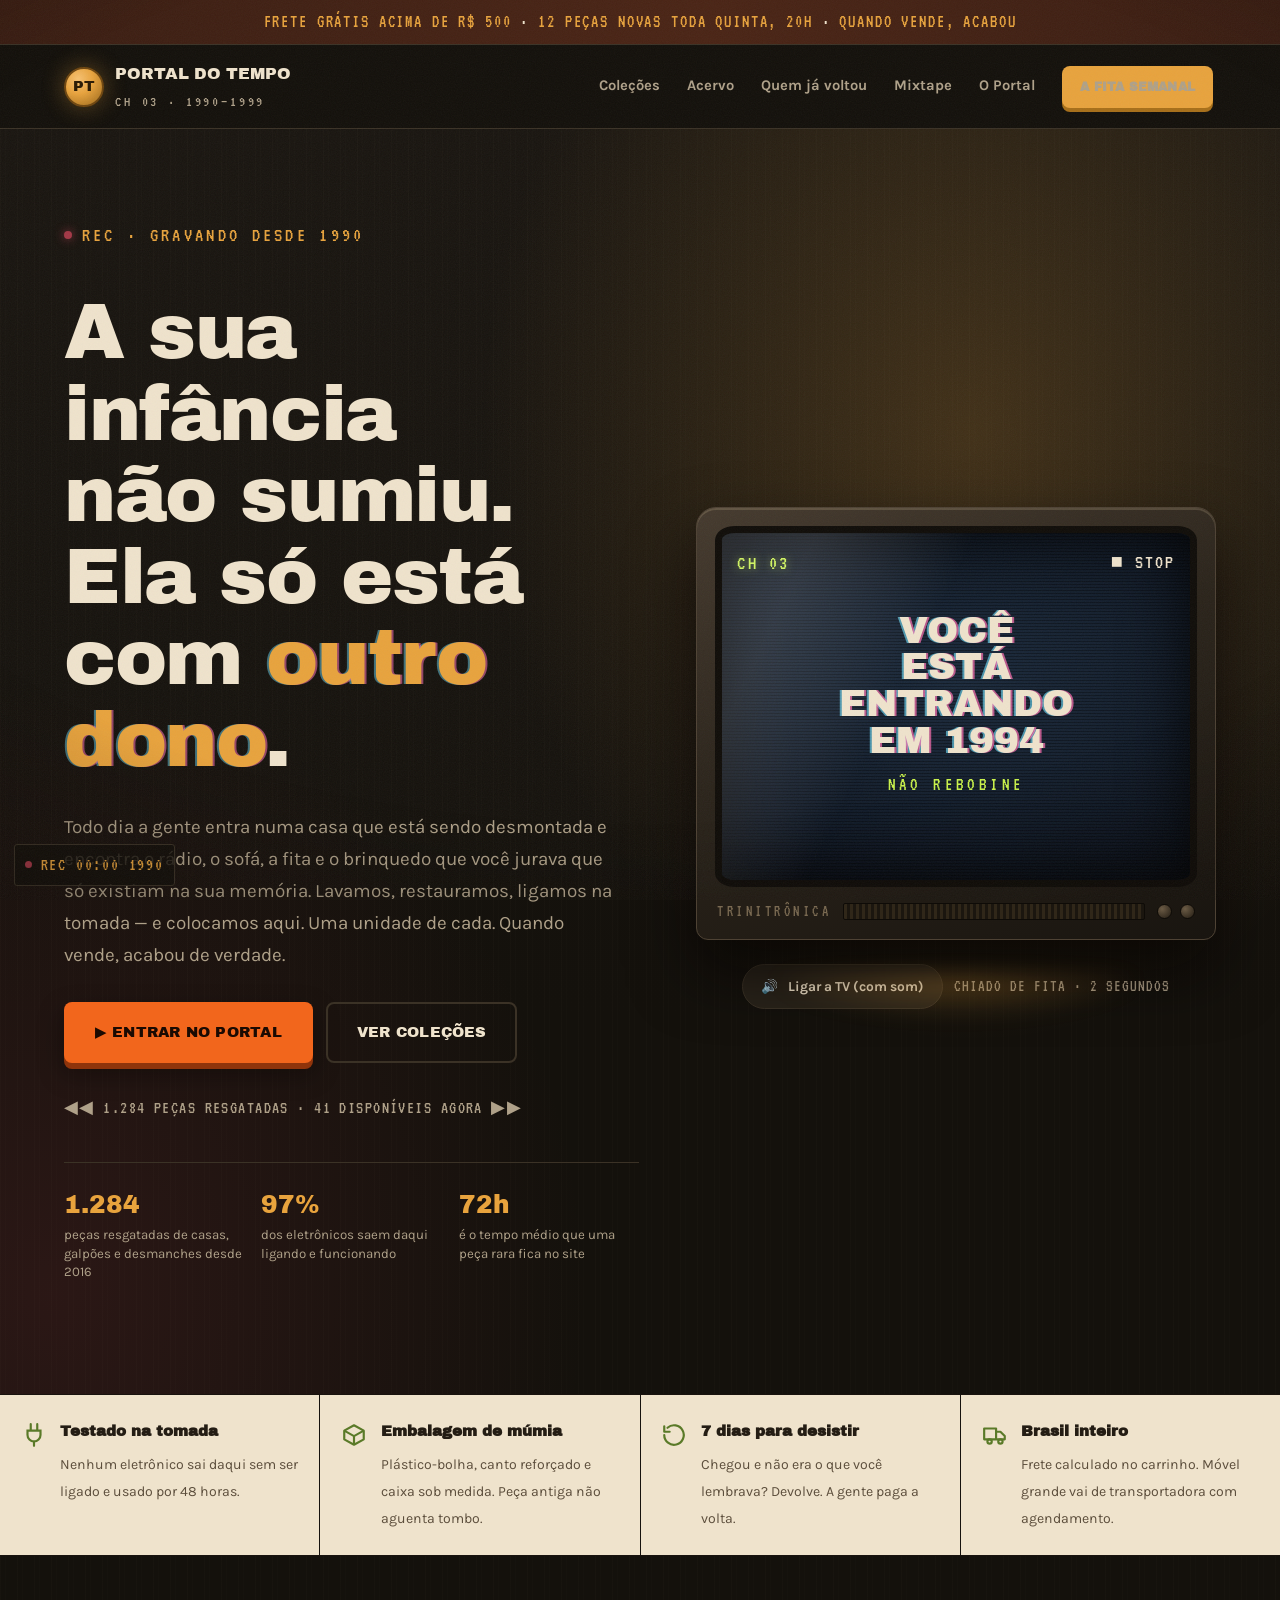
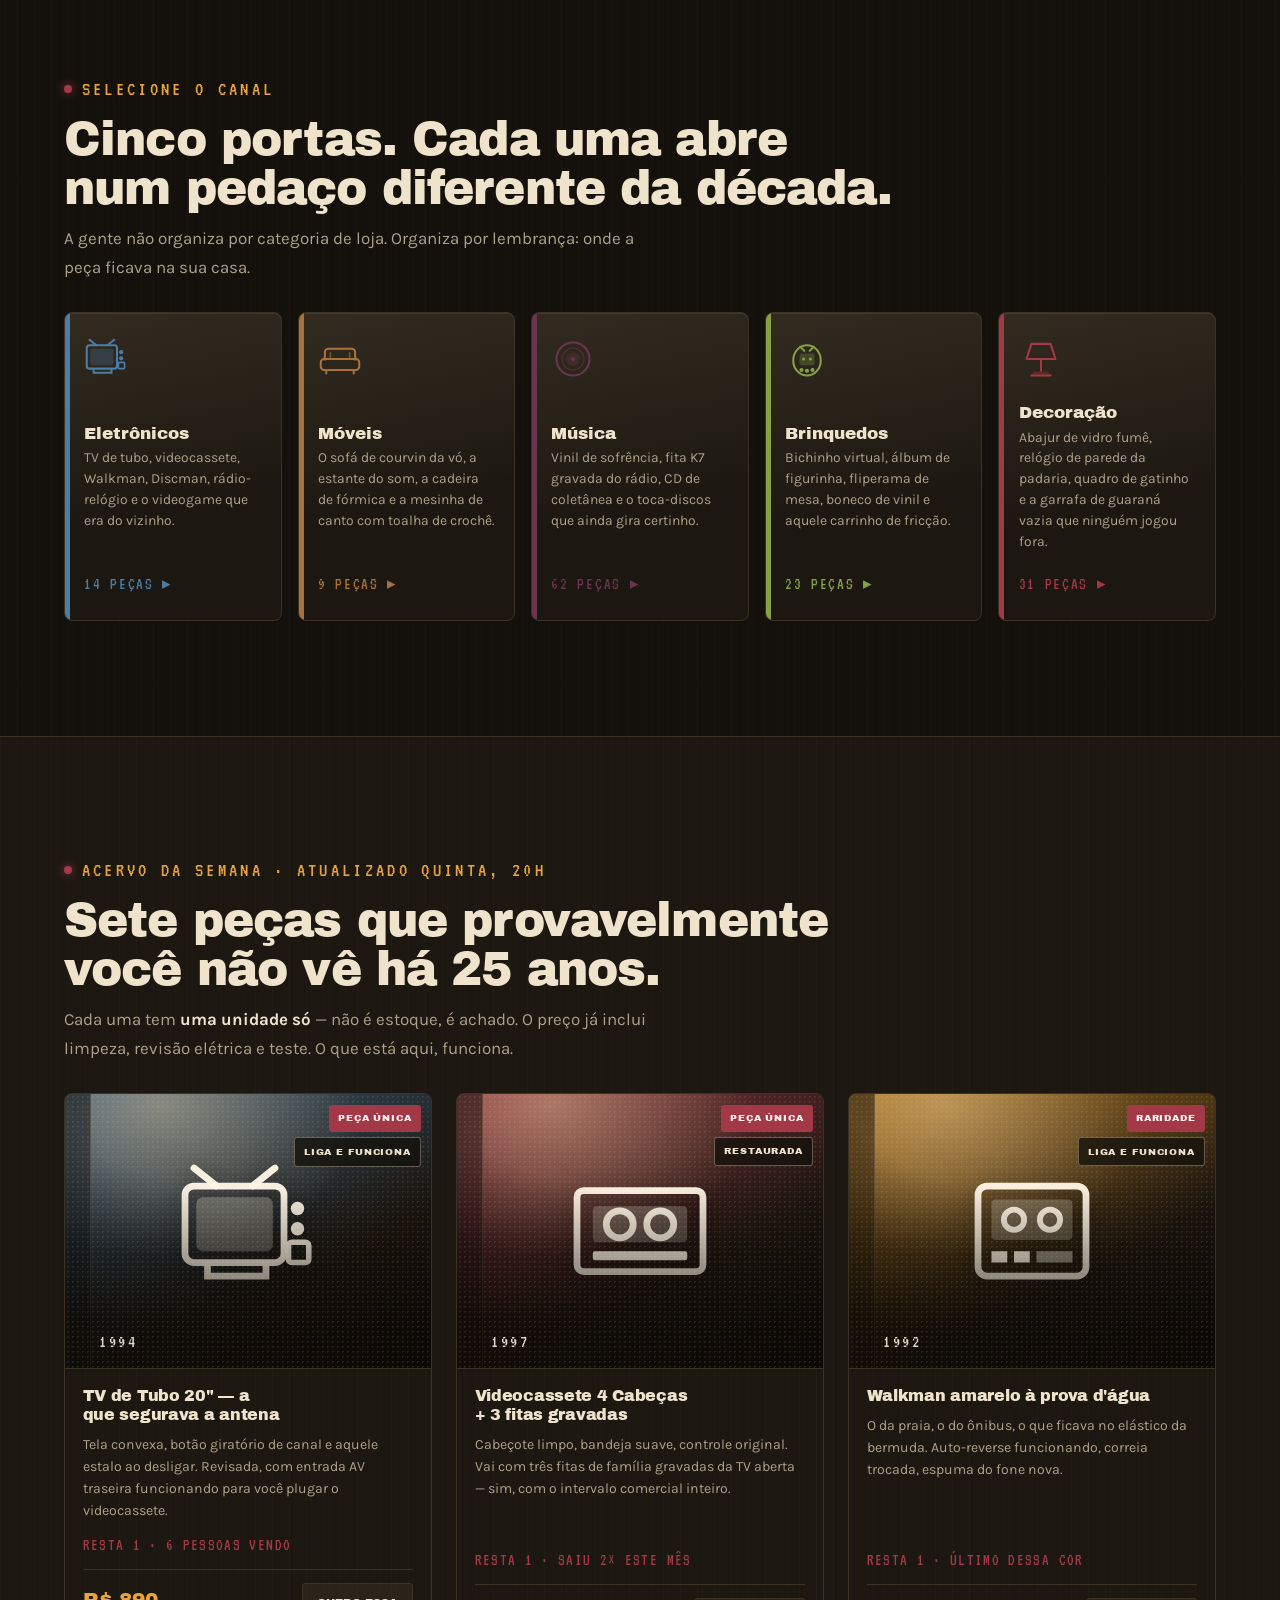
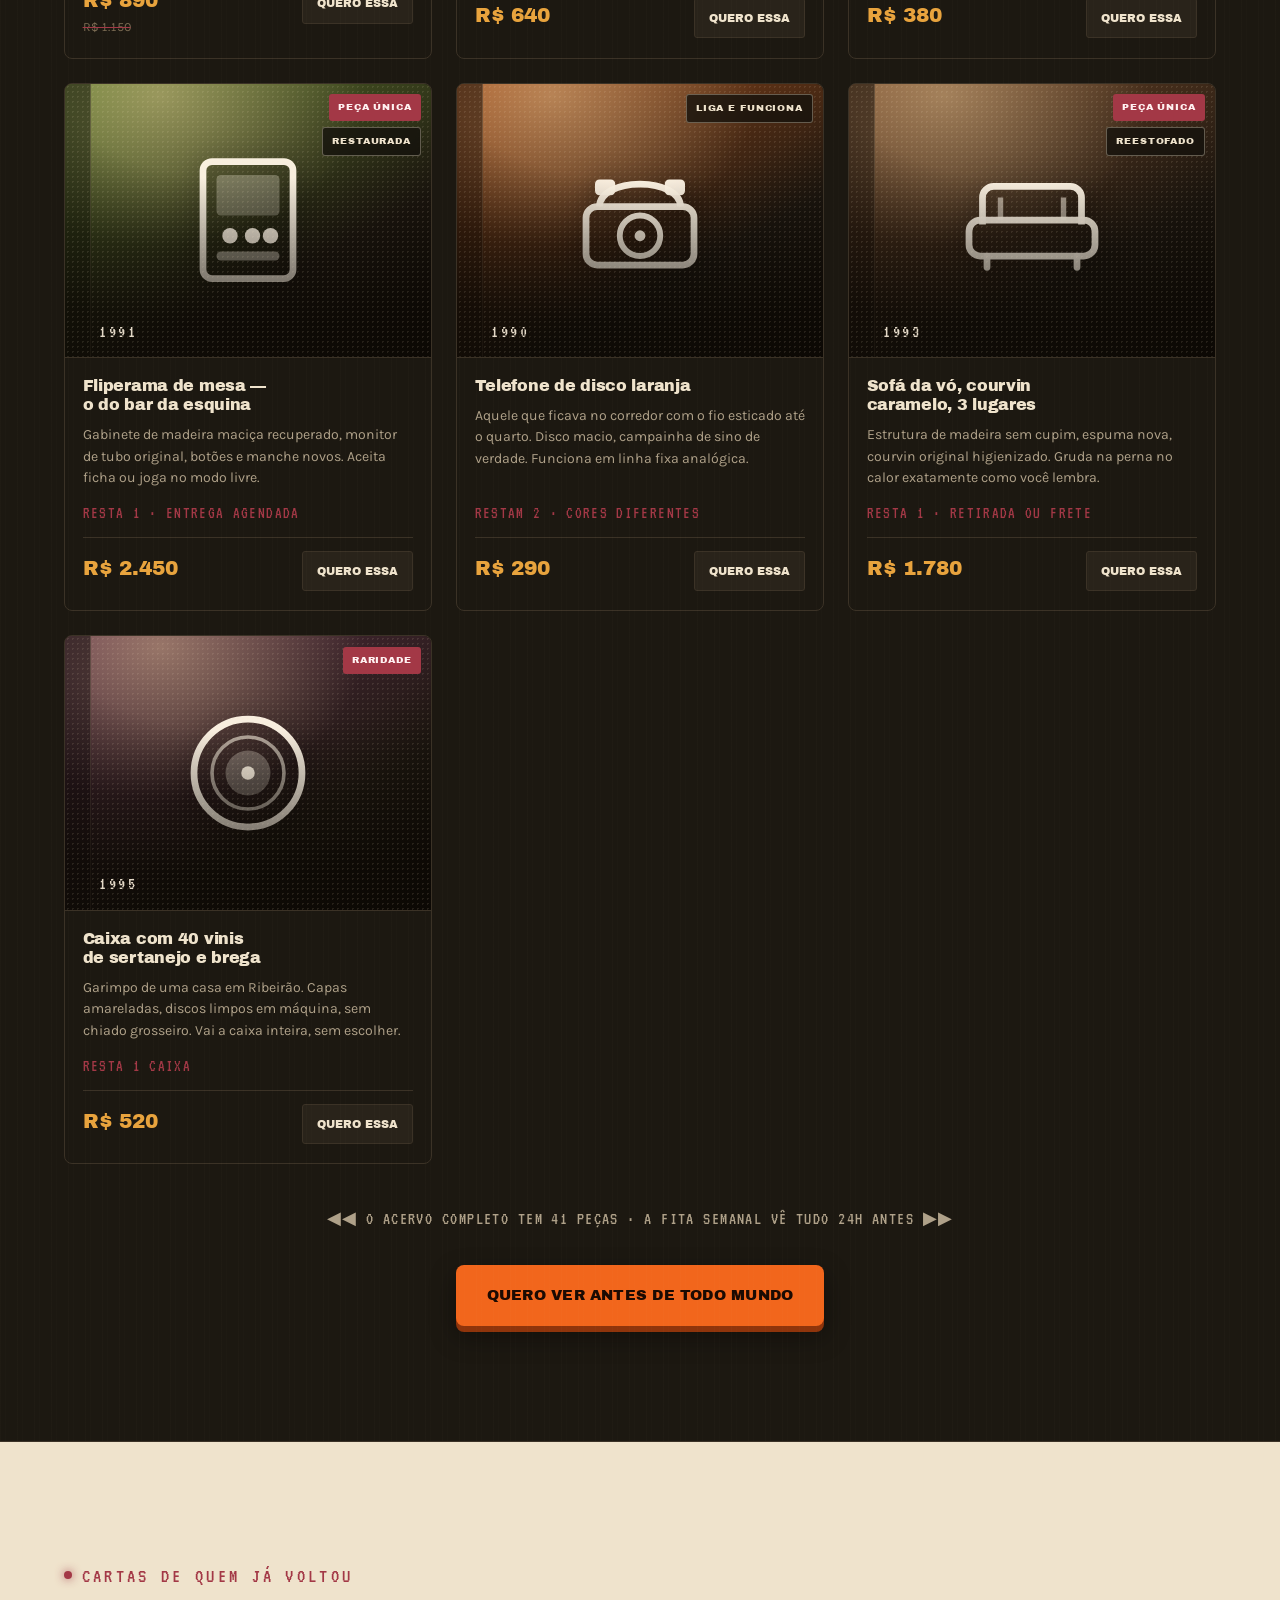
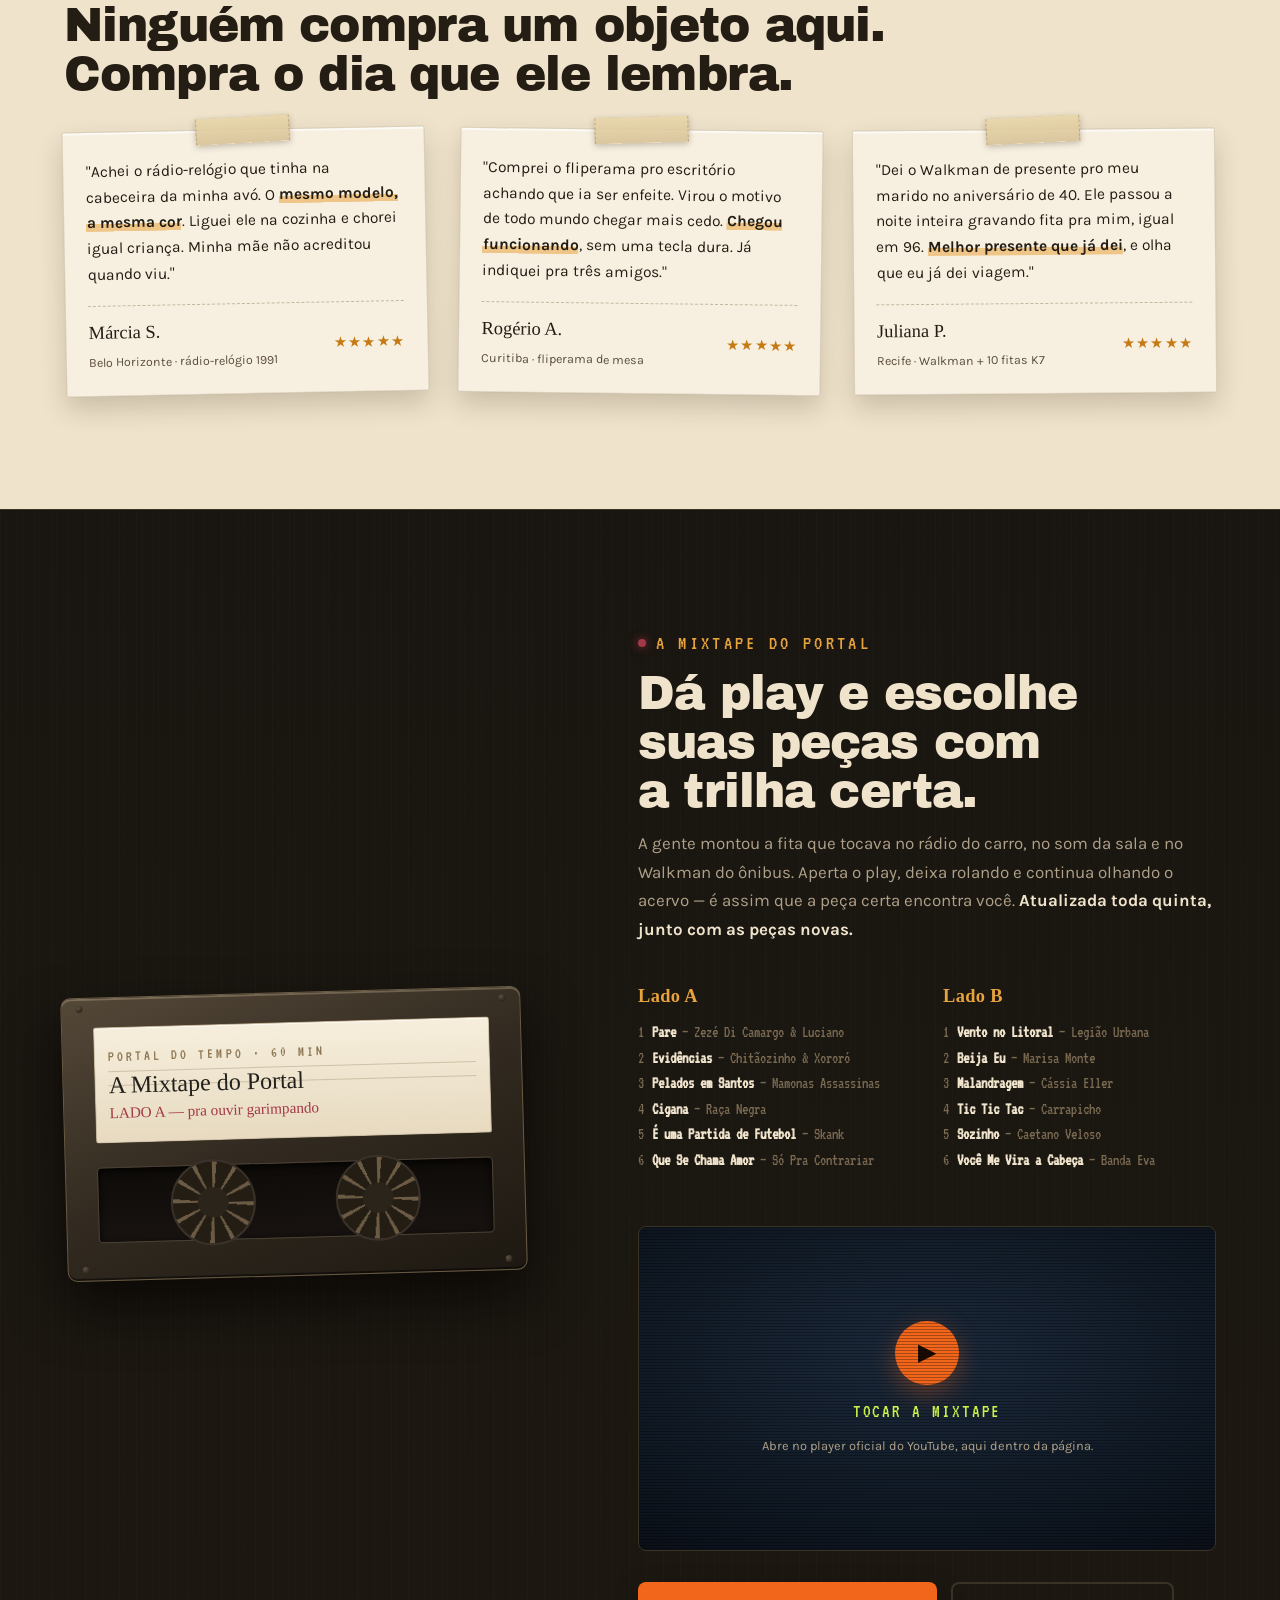
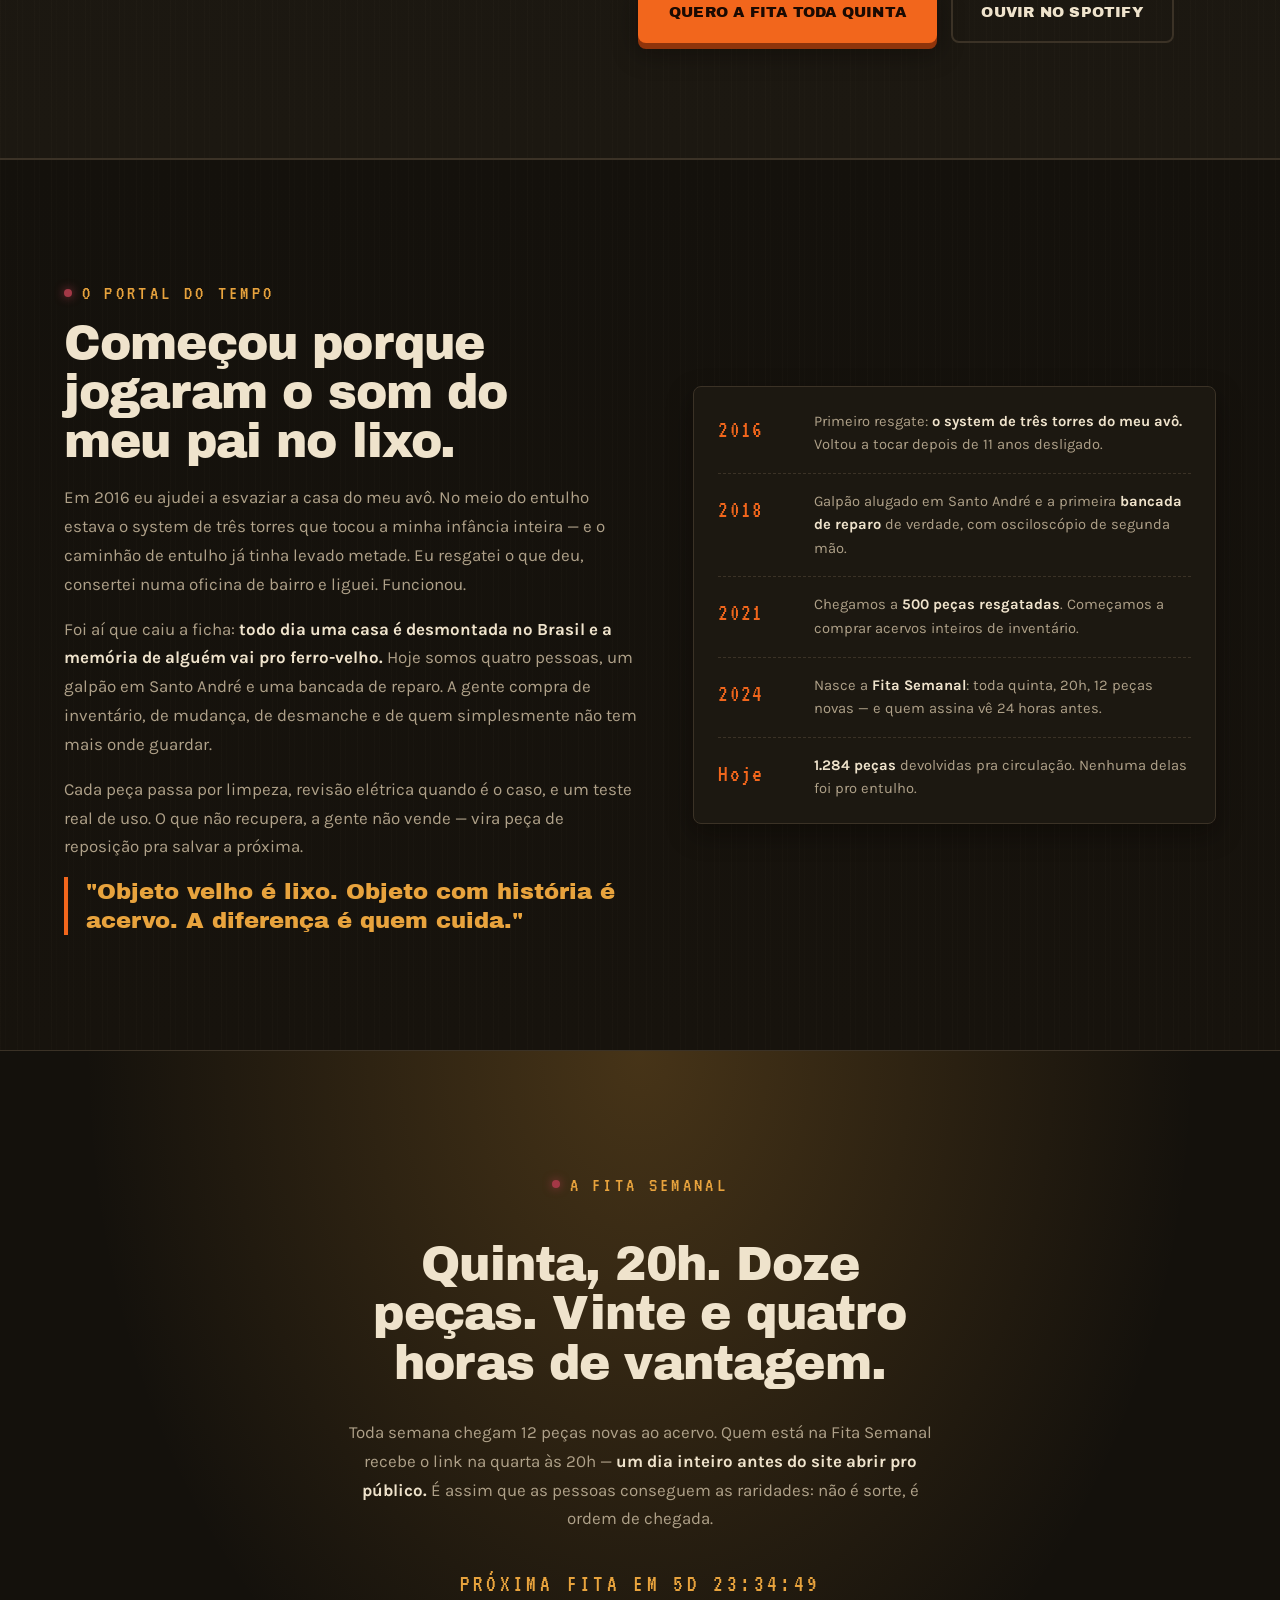
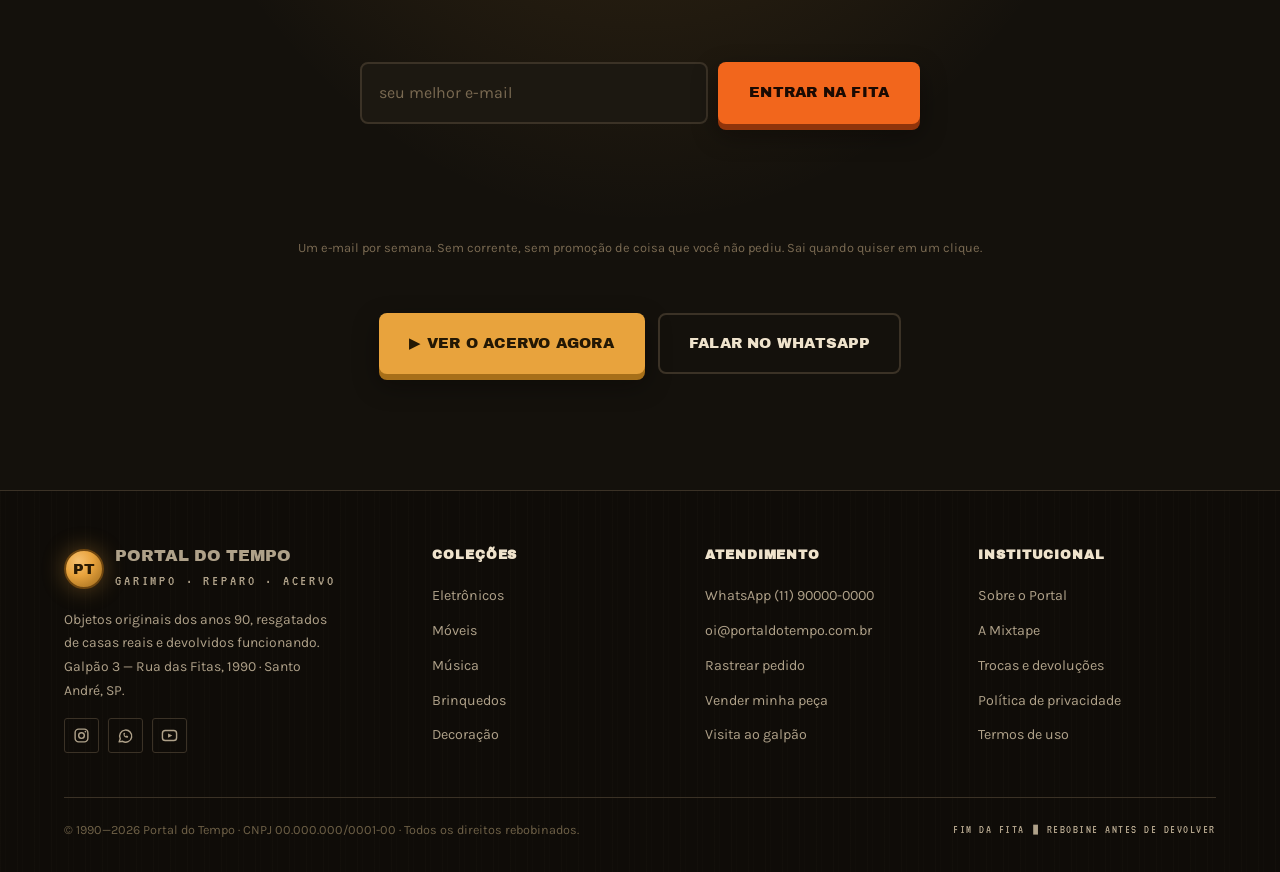
<file: portal-do-tempo/index.html>
<!doctype html>
<html lang="pt-BR">
<head>
<meta charset="utf-8">
<meta name="viewport" content="width=device-width, initial-scale=1">

<title>Portal do Tempo | Objetos originais dos anos 90 — peças únicas</title>
<meta name="description" content="Loja de objetos originais dos anos 90: TV de tubo, videocassete, Walkman, fliperama, vinil e móveis retrô. Cada peça é única, testada e restaurada. Frete para todo o Brasil.">
<link rel="canonical" href="https://www.portaldotempo.com.br/">
<meta name="theme-color" content="#14110C">

<meta property="og:type" content="website">
<meta property="og:locale" content="pt_BR">
<meta property="og:site_name" content="Portal do Tempo">
<meta property="og:title" content="Portal do Tempo — a sua infância não sumiu, só está com outro dono">
<meta property="og:description" content="Objetos originais dos anos 90, garimpados, restaurados e testados. Peça única: quando vende, acabou.">
<meta property="og:url" content="https://www.portaldotempo.com.br/">
<meta name="twitter:card" content="summary_large_image">

<!-- Archivo Black: cartaz de videolocadora (títulos).
     Karla: leitura quente, sem cara de app (corpo).
     VT323: HUD de câmera e tela de tubo.
     Permanent Marker: a etiqueta da fita e a assinatura dos bilhetes. -->
<link rel="preconnect" href="https://fonts.googleapis.com">
<link rel="preconnect" href="https://fonts.gstatic.com" crossorigin>
<link rel="stylesheet" href="https://fonts.googleapis.com/css2?family=Archivo+Black&family=Karla:ital,wght@0,400;0,500;0,700;1,400&family=Permanent+Marker&family=VT323&display=swap">

<script type="application/ld+json">
{
  "@context": "https://schema.org",
  "@type": "Store",
  "name": "Portal do Tempo",
  "description": "Loja de objetos originais dos anos 90: eletrônicos, móveis, música, brinquedos e decoração retrô.",
  "url": "https://www.portaldotempo.com.br/",
  "telephone": "+55-11-90000-0000",
  "priceRange": "R$$",
  "address": {
    "@type": "PostalAddress",
    "streetAddress": "Galpão 3 — Rua das Fitas, 1990",
    "addressLocality": "Santo André",
    "addressRegion": "SP",
    "postalCode": "09000-000",
    "addressCountry": "BR"
  },
  "openingHours": "Mo-Fr 10:00-19:00, Sa 10:00-14:00"
}
</script>
<style>
/* ================================================================
   PORTAL DO TEMPO
   ----------------------------------------------------------------
   DIREÇÃO: "sala de estar brasileira, dez da noite, TV ligada".
   Não é synthwave neon (isso é Miami, não é a nossa memória).
   O chão é madeira escura, a luz é âmbar de abajur, o papel é
   envelhecido. Neon existe SÓ dentro da tela — que é onde ele
   existia de verdade na casa da gente.

   Sumário:
   1. Tokens
   2. Reset e base
   3. Texturas (grão, madeira, vinheta) — sem scanline global
   4. Utilitários (botão, selo, eyebrow, fita crepe)
   5. Header e HUD
   6. Hero + televisão que liga
   7. Faixa de garantias (papel)
   8. Coleções
   9. Acervo
   10. Depoimentos (bilhetes de papel)
   11. Mixtape (a assinatura da página)
   12. Sobre
   13. CTA final
   14. Rodapé
   15. Responsivo e acessibilidade
   ================================================================ */

/* ---------- 1. TOKENS ------------------------------------------ */
:root{
  /* Base: madeira escura, não preto. É o que dá conforto. */
  --noite:      #14110C;
  --noite-2:    #1C1811;
  --noite-3:    #29231A;
  --linha:      #3B3226;   /* borda quente — nunca cinza azulado */

  /* Papel: seções claras, texto sobre escuro */
  --papel:      #EFE3CC;
  --papel-2:    #E2D3B6;
  --papel-3:    #F7F0E1;
  --tinta:      #241D14;   /* texto sobre papel */
  --tinta-2:    #5C4E3C;
  --papel-dim:  #AFA189;   /* texto secundário sobre escuro */

  /* Acentos quentes — cada um com uma função fixa */
  --ambar:      #E8A33D;   /* luz, preço, marca */
  --laranja:    #F2661C;   /* AÇÃO: só CTA */
  --abacate:    #85A247;   /* garantia, confirmação */
  --bordo:      #A33846;   /* escassez, urgência */
  --formica:    #4A7EA6;   /* estrutura, informação */
  --uva:        #6B3550;   /* apoio */

  /* Neon: proibido fora da tela da TV e do player da fita */
  --neon-verde: #C9F24A;
  --neon-rosa:  #FF6FB1;
  --neon-ciano: #6FE3FF;

  /* Tipografia */
  --display: "Archivo Black", "Arial Black", Impact, sans-serif;
  --body:    "Karla", "Helvetica Neue", Arial, sans-serif;
  --hud:     "VT323", "Courier New", monospace;
  --mao:     "Permanent Marker", "Comic Sans MS", cursive;

  --t-hero:  clamp(2.5rem, 6.6vw, 4.9rem);
  --t-h2:    clamp(1.85rem, 4vw, 2.95rem);
  --t-h3:    clamp(1.1rem, 2vw, 1.35rem);
  --t-body:  clamp(1rem, 1.1vw, 1.08rem);

  /* Espaço: escala 4/8/16/24/40/64 — respiro maior que a v1 */
  --s1:.5rem; --s2:1rem; --s3:1.5rem; --s4:2.5rem;
  --gap:     clamp(1.1rem, 2.4vw, 1.9rem);
  --section: clamp(4.5rem, 9vw, 8rem);
  --wrap:    1180px;
  --radius:  8px;    /* mais macio que a v1: conforto, não app */
  --radius-s:3px;
  --sombra:  0 18px 44px rgba(8,5,2,.55);
  --sombra-q:0 10px 26px rgba(8,5,2,.42);
}

/* ---------- 2. RESET E BASE ------------------------------------ */
*,*::before,*::after{ box-sizing:border-box; }
html{ scroll-behavior:smooth; -webkit-text-size-adjust:100%; }

body{
  margin:0;
  background:var(--noite);
  color:var(--papel);
  font-family:var(--body);
  font-size:var(--t-body);
  line-height:1.7;              /* respiro maior = leitura confortável */
  overflow-x:hidden;
}

h1,h2,h3{ font-family:var(--display); font-weight:400; line-height:1.04; text-wrap:balance; margin:0; letter-spacing:-.018em; }
h1{ font-size:var(--t-hero); }
h2{ font-size:var(--t-h2); }
h3{ font-size:var(--t-h3); line-height:1.18; }
p{ margin:0; }
a{ color:inherit; }
img,svg{ max-width:100%; display:block; }
ul{ margin:0; padding:0; list-style:none; }
button,input{ font:inherit; color:inherit; }

.wrap{ width:min(var(--wrap), 90vw); margin-inline:auto; }
.section{ padding-block:var(--section); position:relative; }
.stack{ display:flex; flex-direction:column; gap:var(--gap); }
.lede{ color:var(--papel-dim); max-width:60ch; font-size:1.06rem; }
.sr-only{
  position:absolute; width:1px; height:1px; padding:0; margin:-1px;
  overflow:hidden; clip:rect(0 0 0 0); white-space:nowrap; border:0;
}

/* Seções de papel: invertem o mundo e dão descanso ao olho */
.paper{ background:var(--papel); color:var(--tinta); }
.paper .lede{ color:var(--tinta-2); }
.paper h2{ color:var(--tinta); }

/* ---------- 3. TEXTURAS ---------------------------------------- */
/* Grão de papel — quente e discreto. Substitui a scanline global da v1:
   scanline cobrindo a página inteira vira filtro barato; ela pertence
   à TELA, não ao mundo. */
.grain{
  position:fixed; inset:0; z-index:92; pointer-events:none; opacity:.05;
  background-image:url("data:image/svg+xml;utf8,<svg xmlns='http://www.w3.org/2000/svg' width='180' height='180'><filter id='n'><feTurbulence type='fractalNoise' baseFrequency='.85' numOctaves='3'/></filter><rect width='180' height='180' filter='url(%23n)'/></svg>");
}
/* Vinheta quente: a luz cai nos cantos, como abajur num canto da sala */
.vinheta{
  position:fixed; inset:0; z-index:91; pointer-events:none;
  background:radial-gradient(125% 95% at 50% 42%, transparent 52%, rgba(10,6,2,.55) 100%);
}
/* Veio de madeira: linhas verticais quase invisíveis nas seções escuras */
.madeira{
  position:absolute; inset:0; pointer-events:none; opacity:.5;
  background-image:repeating-linear-gradient(90deg,
    rgba(255,225,180,.030) 0 1px, transparent 1px 5px,
    rgba(255,225,180,.018) 5px 6px, transparent 6px 17px);
}

/* ---------- 4. UTILITÁRIOS ------------------------------------- */
.eyebrow{
  font-family:var(--hud); font-size:1.3rem; letter-spacing:.16em;
  text-transform:uppercase; color:var(--ambar);
  display:flex; align-items:center; gap:.6rem; margin-bottom:.5rem;
}
.eyebrow::before{
  content:""; width:8px; height:8px; border-radius:50%; flex:none;
  background:var(--bordo); box-shadow:0 0 10px rgba(163,56,70,.9);
  animation:rec 2s steps(1) infinite;
}
.paper .eyebrow{ color:var(--bordo); }
@keyframes rec{ 0%,62%{opacity:1} 63%,100%{opacity:.2} }

.btn{
  display:inline-flex; align-items:center; justify-content:center; gap:.55rem;
  padding:1rem 1.8rem; font-family:var(--display); font-size:.92rem;
  letter-spacing:.015em; text-decoration:none; border:2px solid transparent;
  border-radius:var(--radius); cursor:pointer; text-transform:uppercase;
  transition:transform .18s cubic-bezier(.2,.7,.3,1), box-shadow .18s ease, background .18s ease, color .18s ease;
}
/* Laranja é ação. Nenhum outro elemento da página usa laranja cheio. */
.btn--primary{ background:var(--laranja); color:#1B0A02; box-shadow:0 6px 0 #8F340B, var(--sombra-q); }
.btn--primary:hover{ transform:translateY(-3px); box-shadow:0 9px 0 #8F340B, var(--sombra); }
.btn--primary:active{ transform:translateY(3px); box-shadow:0 2px 0 #8F340B; }
.btn--ghost{ background:transparent; color:var(--papel); border-color:var(--linha); }
.btn--ghost:hover{ border-color:var(--ambar); color:var(--ambar); }
.btn--ambar{ background:var(--ambar); color:#241804; box-shadow:0 6px 0 #A76F19, var(--sombra-q); }
.btn--ambar:hover{ transform:translateY(-3px); box-shadow:0 9px 0 #A76F19, var(--sombra); }
.paper .btn--ghost{ color:var(--tinta); border-color:rgba(36,29,20,.28); }
.paper .btn--ghost:hover{ border-color:var(--bordo); color:var(--bordo); }

.seal{
  font-family:var(--display); font-size:.6rem; letter-spacing:.09em;
  text-transform:uppercase; padding:.34rem .55rem; border-radius:var(--radius-s);
  display:inline-block; white-space:nowrap;
}
.seal--unica{ background:var(--bordo); color:#FFF1F1; }
.seal--line{
  background:rgba(20,17,12,.78); color:var(--papel);
  border:1px solid rgba(239,227,204,.34);
  -webkit-backdrop-filter:blur(2px); backdrop-filter:blur(2px);
}

/* Fita crepe: pedaço de durex/fita segurando o papel. Usada nos bilhetes. */
.tape{
  position:absolute; width:94px; height:26px; left:50%; top:-13px;
  transform:translateX(-50%) rotate(-2.2deg);
  background:linear-gradient(180deg, rgba(232,214,170,.92), rgba(214,192,148,.86));
  box-shadow:0 2px 6px rgba(60,40,18,.28);
  border-left:1px dashed rgba(120,96,58,.35); border-right:1px dashed rgba(120,96,58,.35);
}

/* ---------- 5. HEADER E HUD ------------------------------------ */
.topbar{
  background:linear-gradient(90deg, #3A1D12, #4A2415 55%, #3A1D12);
  border-bottom:1px solid var(--linha);
  font-family:var(--hud); font-size:1.16rem; letter-spacing:.1em;
  color:var(--ambar); text-align:center; padding:.4rem 1rem;
}
.topbar b{ color:var(--papel); font-weight:400; }

.header{
  position:sticky; top:0; z-index:80;
  background:rgba(20,17,12,.93);
  -webkit-backdrop-filter:blur(10px); backdrop-filter:blur(10px);
  border-bottom:1px solid var(--linha);
}
.header__in{ display:flex; align-items:center; justify-content:space-between; gap:1rem; padding:.9rem 0; }
.brand{ display:flex; align-items:center; gap:.7rem; text-decoration:none; }
.brand__mark{
  width:40px; height:40px; flex:none; border-radius:50%;
  background:radial-gradient(circle at 34% 28%, #F6C171, var(--ambar) 42%, #9A671A);
  border:2px solid #6E4610; display:grid; place-items:center;
  font-family:var(--display); font-size:.92rem; color:#2A1A03;
  box-shadow:0 0 22px rgba(232,163,61,.35);
}
.brand__name{ font-family:var(--display); font-size:1.02rem; line-height:1.1; }
.brand__sub{ font-family:var(--hud); font-size:.98rem; color:var(--papel-dim); letter-spacing:.18em; line-height:1; }

.nav{ display:flex; align-items:center; gap:1.7rem; }
.nav a{
  text-decoration:none; font-size:.92rem; font-weight:700; color:var(--papel-dim);
  padding:.3rem 0; border-bottom:2px solid transparent;
  transition:color .16s ease, border-color .16s ease;
}
.nav a:hover, .nav a:focus-visible{ color:var(--ambar); border-color:var(--ambar); }
.nav .btn--ambar{ padding:.55rem 1rem; font-size:.75rem; box-shadow:0 4px 0 #A76F19; margin-right:3px; }
.nav .btn--ambar:hover{ box-shadow:0 6px 0 #A76F19; }

.hud{
  position:fixed; left:14px; bottom:14px; z-index:88;
  font-family:var(--hud); font-size:1.12rem; letter-spacing:.1em;
  color:var(--ambar); background:rgba(20,17,12,.8);
  border:1px solid var(--linha); border-radius:var(--radius-s);
  padding:.3rem .62rem; display:flex; align-items:center; gap:.55rem;
  pointer-events:none;
}
.hud__dot{ width:7px; height:7px; border-radius:50%; background:var(--bordo); animation:rec 2s steps(1) infinite; }
.progress{
  position:fixed; top:0; left:0; height:3px; z-index:95; width:0%;
  background:linear-gradient(90deg, #8F340B, var(--laranja), var(--ambar));
}

/* ---------- 6. HERO + TELEVISÃO -------------------------------- */
.hero{
  position:relative; overflow:hidden;
  padding-block:clamp(3.2rem,7vw,5.5rem) clamp(3.5rem,8vw,6rem);
  /* A luz vem da TV (direita) e de um abajur fora de quadro (esquerda baixa).
     Sem grid em perspectiva: aquilo é retrowave de banco de imagem. */
  background:
    radial-gradient(62% 78% at 76% 24%, rgba(232,163,61,.20), transparent 62%),
    radial-gradient(70% 80% at 4% 92%, rgba(163,56,70,.16), transparent 60%),
    linear-gradient(180deg, #191510 0%, var(--noite) 70%);
}
.hero__grid{
  display:grid; grid-template-columns:1.05fr .95fr; gap:clamp(2rem,4.5vw,3.8rem);
  align-items:center; position:relative; z-index:2;
}
/* Só duas palavras recebem a aberração de tubo. Ousadia gasta num lugar só. */
.hero h1 em{
  font-style:normal; color:var(--ambar);
  text-shadow:2px 0 0 rgba(255,111,177,.55), -2px 0 0 rgba(111,227,255,.45);
}
.hero__lede{ font-size:clamp(1.06rem,1.5vw,1.18rem); color:var(--papel-dim); max-width:50ch; }
.hero__cta{ display:flex; flex-wrap:wrap; gap:.85rem; align-items:center; }
.hero__micro{ font-family:var(--hud); font-size:1.12rem; color:var(--papel-dim); letter-spacing:.08em; }

.stats{ display:grid; grid-template-columns:repeat(3,1fr); border-top:1px solid var(--linha); margin-top:.5rem; padding-top:1.3rem; gap:1.1rem; }
.stats dt{ font-family:var(--display); font-size:1.55rem; color:var(--ambar); font-variant-numeric:tabular-nums; }
.stats dd{ margin:0; font-size:.83rem; color:var(--papel-dim); line-height:1.42; }

/* --- A televisão. Gabinete de plástico quente, e a luz dela vaza
       pra sala (o glow âmbar embaixo). É o conforto da cena. --- */
.tv-wrap{ position:relative; }
.tv-wrap::after{  /* luz da TV batendo no chão */
  content:""; position:absolute; left:8%; right:8%; bottom:-26px; height:60px;
  background:radial-gradient(60% 100% at 50% 0%, rgba(232,163,61,.30), transparent 72%);
  filter:blur(10px); pointer-events:none;
}
.tv{
  position:relative;
  background:linear-gradient(158deg,#453A2E 0%,#2A231A 46%,#191510 100%);
  border-radius:20px 20px 12px 12px;
  padding:18px 18px 52px;
  box-shadow:0 30px 64px rgba(6,3,1,.7), inset 0 2px 0 rgba(255,226,180,.16);
  border:1px solid #4E4234;
}
.tv__screen{
  position:relative; aspect-ratio:4/3; border-radius:20px/14px; overflow:hidden;
  background:radial-gradient(140% 118% at 50% 42%, #1B2A3C 0%, #0D1420 56%, #05070C 100%);
  border:7px solid #100D09;
  box-shadow:inset 0 0 64px rgba(0,0,0,.92);
  display:grid; place-items:center; text-align:center;
  transition:background .3s ease;
}
/* Scanline: existe SÓ aqui e no player da fita. */
.tv__screen::before{
  content:""; position:absolute; inset:0; pointer-events:none; z-index:2;
  background:repeating-linear-gradient(to bottom, rgba(0,0,0,.34) 0 1px, transparent 1px 3px);
}
.tv__screen::after{
  content:""; position:absolute; inset:0; pointer-events:none; z-index:4;
  background:linear-gradient(116deg, rgba(255,255,255,.14) 0 15%, transparent 40%);
}
.tv__ch{ position:absolute; top:12px; left:15px; z-index:3; font-family:var(--hud); font-size:1.3rem; color:var(--neon-verde); letter-spacing:.12em; text-shadow:0 0 10px rgba(201,242,74,.55); }
.tv__play{ position:absolute; top:12px; right:15px; z-index:3; font-family:var(--hud); font-size:1.26rem; color:var(--papel); letter-spacing:.1em; }
.tv__content{ position:relative; z-index:3; padding:1.5rem; }
.tv__word{
  font-family:var(--display); line-height:.98; font-size:clamp(1.45rem,3.4vw,2.35rem);
  color:var(--papel);
  text-shadow:2px 0 0 rgba(255,111,177,.7), -2px 0 0 rgba(111,227,255,.6);
}
.tv__sub{ font-family:var(--hud); font-size:1.18rem; letter-spacing:.18em; color:var(--neon-verde); margin-top:.55rem; }
/* Chuvisco: aparece só no instante da troca de canal */
.tv__static{
  position:absolute; inset:0; z-index:5; opacity:0; pointer-events:none;
  background-image:url("data:image/svg+xml;utf8,<svg xmlns='http://www.w3.org/2000/svg' width='140' height='140'><filter id='s'><feTurbulence type='fractalNoise' baseFrequency='.9' numOctaves='2'/></filter><rect width='140' height='140' filter='url(%23s)' opacity='.85'/></svg>");
  transition:opacity .12s linear;
}
.tv__screen.is-trocando .tv__static{ opacity:.85; }

.tv__panel{ position:absolute; left:20px; right:20px; bottom:13px; height:30px; display:flex; align-items:center; justify-content:space-between; gap:12px; }
.tv__speaker{ flex:1; height:17px; border-radius:2px; background:repeating-linear-gradient(90deg,#302719 0 3px,#1B160F 3px 6px); border:1px solid #0E0B07; }
.tv__knobs{ display:flex; gap:8px; }
.tv__knobs span{ width:15px; height:15px; border-radius:50%; background:radial-gradient(circle at 32% 30%, #6B5B45, #241D14); border:1px solid #0E0B07; }
.tv__brand{ font-family:var(--hud); font-size:1rem; color:#7A6A52; letter-spacing:.22em; }

/* Botão de ligar a TV: fica FORA da tela, porque som precisa de gesto
   explícito. Autoplay com som é bloqueado em todo navegador — e irrita. */
.tv-liga{
  display:flex; align-items:center; justify-content:center; gap:.7rem;
  margin-top:1.5rem; flex-wrap:wrap;
}
.tv-liga__btn{
  display:inline-flex; align-items:center; gap:.6rem;
  background:var(--noite-3); color:var(--papel);
  border:1px solid var(--linha); border-radius:999px;
  padding:.6rem 1.15rem; cursor:pointer; font-size:.86rem; font-weight:700;
  transition:border-color .16s, color .16s, background .16s;
}
.tv-liga__btn:hover{ border-color:var(--ambar); color:var(--ambar); }
.tv-liga__btn[aria-pressed="true"]{ background:#3A2A10; border-color:var(--ambar); color:var(--ambar); }
.tv-liga__nota{ font-family:var(--hud); font-size:1.05rem; color:var(--papel-dim); letter-spacing:.06em; }

/* ---------- 7. GARANTIAS (faixa de papel, logo após o hero) ----- */
.guards{
  display:grid; grid-template-columns:repeat(auto-fit,minmax(215px,1fr));
  gap:1px; background:rgba(36,29,20,.16);
  border-block:1px solid rgba(36,29,20,.2);
}
.guard{ background:var(--papel); padding:1.5rem 1.3rem; display:flex; gap:.85rem; align-items:flex-start; }
.guard svg{ width:26px; height:26px; flex:none; color:#5A7A28; margin-top:3px; }
.guard b{ display:block; font-family:var(--display); font-size:.94rem; margin-bottom:.3rem; color:var(--tinta); }
.guard span{ font-size:.88rem; color:var(--tinta-2); line-height:1.5; }

/* ---------- 8. COLEÇÕES ---------------------------------------- */
.cats{ display:grid; grid-template-columns:repeat(auto-fit,minmax(200px,1fr)); gap:1rem; }
.cat{
  position:relative; text-decoration:none; overflow:hidden; min-height:200px;
  background:linear-gradient(168deg, #332B20 0%, var(--noite-2) 62%);
  border:1px solid var(--linha); border-radius:var(--radius);
  box-shadow:inset 0 1px 0 rgba(255,232,190,.09);
  padding:1.5rem 1.2rem 1.3rem;
  display:flex; flex-direction:column; justify-content:space-between; gap:1.1rem;
  transition:transform .2s cubic-bezier(.2,.7,.3,1), border-color .2s ease, box-shadow .2s ease;
}
.cat::before{ content:""; position:absolute; left:0; top:0; bottom:0; width:5px; background:var(--c); }
.cat:hover{ transform:translateY(-5px); border-color:var(--c); box-shadow:var(--sombra-q); }
.cat__icon{ width:44px; height:44px; color:var(--c); }
.cat__name{ font-family:var(--display); font-size:1.06rem; }
.cat__desc{ font-size:.87rem; color:var(--papel-dim); line-height:1.5; }
.cat__count{ font-family:var(--hud); font-size:1.06rem; letter-spacing:.1em; color:var(--c); }

/* ---------- 9. ACERVO ------------------------------------------ */
.grid-prod{ display:grid; grid-template-columns:repeat(auto-fill,minmax(272px,1fr)); gap:1.5rem; }
.prod{
  display:flex; flex-direction:column; overflow:hidden;
  background:var(--noite-2); border:1px solid var(--linha); border-radius:var(--radius);
  transition:transform .22s cubic-bezier(.2,.7,.3,1), box-shadow .22s ease, border-color .22s ease;
}
.prod:hover{ transform:translateY(-6px); border-color:var(--c); box-shadow:var(--sombra); }
.prod__cover{
  position:relative; aspect-ratio:4/3; overflow:hidden; display:grid; place-items:center;
  background:
    radial-gradient(96% 96% at 26% 4%, rgba(255,222,168,.42), transparent 58%),
    linear-gradient(152deg, var(--c) -6%, #1D1710 66%, #120D07 100%);
  border-bottom:1px solid var(--linha);
}
.prod__cover::before{ content:""; position:absolute; left:0; top:0; bottom:0; width:26px; background:linear-gradient(180deg, rgba(0,0,0,.5), rgba(0,0,0,.12)); border-right:1px solid rgba(255,225,180,.16); }
.prod__cover::after{
  content:""; position:absolute; inset:0; pointer-events:none;
  background-image:
    radial-gradient(rgba(255,235,205,.10) 1px, transparent 1px),
    radial-gradient(126% 88% at 50% 0%, transparent 40%, rgba(10,7,3,.72) 100%);
  background-size:5px 5px, 100% 100%;
}
.prod__art{ width:54%; max-width:144px; color:rgba(255,246,230,.96); filter:drop-shadow(0 6px 14px rgba(0,0,0,.55)); }
.prod__seals{ position:absolute; top:.65rem; right:.65rem; z-index:3; display:flex; flex-direction:column; gap:.35rem; align-items:flex-end; }
.prod__year{ position:absolute; left:34px; bottom:.6rem; z-index:3; font-family:var(--hud); font-size:1.14rem; letter-spacing:.14em; color:rgba(255,244,224,.88); }
.prod__body{ padding:1.1rem 1.1rem 1.2rem; display:flex; flex-direction:column; gap:.6rem; flex:1; }
.prod__name{ font-family:var(--display); font-size:1rem; line-height:1.2; }
.prod__desc{ font-size:.88rem; color:var(--papel-dim); line-height:1.55; flex:1; }
.prod__meta{ display:flex; align-items:baseline; justify-content:space-between; gap:.6rem; border-top:1px solid var(--linha); padding-top:.8rem; }
.prod__price{ font-family:var(--display); font-size:1.26rem; color:var(--ambar); font-variant-numeric:tabular-nums; }
.prod__price s{ display:block; font-family:var(--body); font-size:.78rem; color:#7A6A52; text-decoration-color:var(--bordo); }
.prod__buy{
  font-family:var(--display); font-size:.7rem; text-transform:uppercase;
  background:var(--noite-3); color:var(--papel); border:1px solid var(--linha);
  padding:.6rem .9rem; border-radius:var(--radius-s); cursor:pointer;
  transition:background .16s, color .16s, border-color .16s;
}
.prod__buy:hover{ background:var(--laranja); color:#1B0A02; border-color:var(--laranja); }
.prod__stock{ font-family:var(--hud); font-size:1.05rem; color:var(--bordo); letter-spacing:.08em; }

/* ---------- 10. DEPOIMENTOS (bilhetes de papel) ---------------- */
/* A janela do Windows 95 saiu daqui de propósito: é o clichê mais
   previsível de "site retrô". Bilhete de papel com fita crepe e
   assinatura à mão é mais quente e mais nosso. */
.deps{ display:grid; grid-template-columns:repeat(auto-fit,minmax(285px,1fr)); gap:2rem; }
.dep{
  position:relative; background:var(--papel-3); color:var(--tinta);
  padding:1.7rem 1.4rem 1.3rem; border-radius:2px;
  box-shadow:0 12px 26px rgba(60,40,18,.20), 0 2px 0 rgba(255,255,255,.7) inset;
  border:1px solid rgba(120,96,58,.22);
  margin:0;
}
/* Cada bilhete cai numa inclinação diferente — papel na mesa não fica reto */
.deps > .dep:nth-child(1){ transform:rotate(-1.1deg); }
.deps > .dep:nth-child(2){ transform:rotate(.7deg); }
.deps > .dep:nth-child(3){ transform:rotate(-.5deg); }
.dep__text{ font-size:.97rem; line-height:1.65; margin:0; }
.dep__text b{ background:linear-gradient(180deg, transparent 58%, rgba(232,163,61,.55) 58%); font-weight:700; }
.dep__who{ display:flex; align-items:center; gap:.7rem; margin-top:1.1rem; padding-top:.85rem; border-top:1px dashed rgba(120,96,58,.4); }
.dep__sign{ font-family:var(--mao); font-size:1.15rem; color:var(--tinta); line-height:1.1; }
.dep__meta{ font-size:.78rem; color:var(--tinta-2); line-height:1.3; }
.dep__stars{ margin-left:auto; color:#C57A15; font-size:.92rem; letter-spacing:.08em; }

/* ---------- 11. MIXTAPE (a assinatura da página) --------------- */
.mix{ background:linear-gradient(180deg, #191510, var(--noite-2)); border-block:1px solid var(--linha); position:relative; overflow:hidden; }
.mix__grid{ display:grid; grid-template-columns:.95fr 1.05fr; gap:clamp(2rem,4vw,3.4rem); align-items:center; position:relative; z-index:2; }

/* A fita cassete, desenhada em CSS. Nenhuma imagem carregada. */
.k7{
  position:relative; aspect-ratio:1.62; width:100%; max-width:460px;
  background:linear-gradient(158deg,#544838 0%,#332B21 48%,#1D1811 100%);
  border-radius:10px; border:1px solid #6B5B45;
  box-shadow:0 26px 54px rgba(6,3,1,.7), inset 0 2px 0 rgba(255,232,190,.24), inset 0 -2px 0 rgba(0,0,0,.5);
  padding:5.5% 6%;
  transform:rotate(-1.6deg);
  transition:transform .3s cubic-bezier(.2,.7,.3,1);
}
.k7:hover{ transform:rotate(0deg) translateY(-4px); }
.k7__label{
  position:relative; height:52%; border-radius:3px;
  background:linear-gradient(180deg,#F6EEDC,#E7DAC0);
  border:1px solid rgba(120,96,58,.35);
  box-shadow:inset 0 1px 0 rgba(255,255,255,.8);
  padding:.55rem .8rem; display:flex; flex-direction:column; justify-content:center; gap:.15rem;
  overflow:hidden;
}
/* As duas linhas pautadas da etiqueta original */
.k7__label::after{
  content:""; position:absolute; left:.8rem; right:.8rem; top:38%; height:1px;
  background:rgba(120,96,58,.28); box-shadow:0 14px 0 rgba(120,96,58,.28);
}
.k7__marca{ font-family:var(--hud); font-size:.95rem; letter-spacing:.2em; color:#8A7350; }
.k7__nome{ font-family:var(--mao); font-size:clamp(1.05rem,2.2vw,1.5rem); color:#22201C; line-height:1.05; position:relative; z-index:2; }
.k7__lado{ font-family:var(--mao); font-size:.95rem; color:#A33846; position:relative; z-index:2; }
.k7__janela{
  margin-top:6%; height:34%; border-radius:5px;
  background:linear-gradient(180deg,#0E0B08,#181310);
  border:1px solid #4B4034; box-shadow:inset 0 2px 8px rgba(0,0,0,.85);
  display:flex; align-items:center; justify-content:space-around; padding:0 8%;
}
.k7__roda{
  width:26%; aspect-ratio:1; border-radius:50%;
  background:
    radial-gradient(circle at 50% 50%, #2A241B 0 26%, transparent 27%),
    conic-gradient(from 0deg, #6B5B45 0 6deg, #241D14 6deg 30deg, #6B5B45 30deg 36deg, #241D14 36deg 60deg, #6B5B45 60deg 66deg, #241D14 66deg 90deg, #6B5B45 90deg 96deg, #241D14 96deg 120deg, #6B5B45 120deg 126deg, #241D14 126deg 150deg, #6B5B45 150deg 156deg, #241D14 156deg 180deg, #6B5B45 180deg 186deg, #241D14 186deg 210deg, #6B5B45 210deg 216deg, #241D14 216deg 240deg, #6B5B45 240deg 246deg, #241D14 246deg 270deg, #6B5B45 270deg 276deg, #241D14 276deg 300deg, #6B5B45 300deg 306deg, #241D14 306deg 330deg, #6B5B45 330deg 336deg, #241D14 336deg 360deg);
  border:2px solid #3A322A;
}
.k7:hover .k7__roda{ animation:gira 3.2s linear infinite; }
@keyframes gira{ to{ transform:rotate(360deg); } }
.k7__parafusos{ position:absolute; inset:2.5% 3%; pointer-events:none; }
.k7__parafusos i{ position:absolute; width:7px; height:7px; border-radius:50%; background:radial-gradient(circle at 34% 30%, #5C5142, #1A150F); }
.k7__parafusos i:nth-child(1){ left:0; top:0; }
.k7__parafusos i:nth-child(2){ right:0; top:0; }
.k7__parafusos i:nth-child(3){ left:0; bottom:0; }
.k7__parafusos i:nth-child(4){ right:0; bottom:0; }

/* Lista de faixas: escrita como a gente escrevia atrás da capa */
.faixas{ display:grid; grid-template-columns:1fr 1fr; gap:1.4rem 2rem; margin-top:.4rem; }
.faixas h4{ font-family:var(--mao); font-size:1.15rem; color:var(--ambar); margin:0 0 .5rem; letter-spacing:.02em; }
.faixas li{ font-size:.9rem; color:var(--papel-dim); line-height:1.6; display:flex; gap:.5rem; }
.faixas li span{ font-family:var(--hud); color:#7A6A52; font-size:1rem; flex:none; }
.faixas li b{ color:var(--papel); font-weight:700; }

/* Facade do player: o iframe do YouTube só entra depois do clique.
   Assim a página não carrega ~1MB de JS de terceiro no primeiro acesso. */
.player{
  position:relative; margin-top:1.4rem; aspect-ratio:16/9; width:100%;
  border-radius:var(--radius); overflow:hidden; cursor:pointer;
  background:radial-gradient(120% 110% at 50% 40%, #1B2A3C, #0A0F17 70%);
  border:1px solid var(--linha);
  display:grid; place-items:center; text-align:center; padding:1.2rem;
}
.player::before{ /* a scanline mora aqui também: é uma tela */
  content:""; position:absolute; inset:0; pointer-events:none;
  background:repeating-linear-gradient(to bottom, rgba(0,0,0,.3) 0 1px, transparent 1px 3px);
}
.player iframe{ position:absolute; inset:0; width:100%; height:100%; border:0; }
.player__play{
  width:64px; height:64px; border-radius:50%; display:grid; place-items:center;
  background:var(--laranja); color:#1B0A02; font-size:1.5rem; margin:0 auto .7rem;
  box-shadow:0 8px 26px rgba(242,102,28,.4); transition:transform .18s ease;
}
.player:hover .player__play{ transform:scale(1.08); }
.player__txt{ position:relative; z-index:2; font-family:var(--hud); font-size:1.2rem; letter-spacing:.1em; color:var(--neon-verde); }
.player__aviso{ position:relative; z-index:2; font-size:.8rem; color:var(--papel-dim); margin-top:.4rem; max-width:44ch; }

/* ---------- 12. SOBRE ------------------------------------------ */
.about{ background:linear-gradient(180deg, var(--noite) 0%, #17130D 100%); border-block:1px solid var(--linha); position:relative; overflow:hidden; }
.about__grid{ display:grid; grid-template-columns:1.05fr .95fr; gap:clamp(2rem,4vw,3.4rem); align-items:center; position:relative; z-index:2; }
.about p + p{ margin-top:1rem; }
.about__quote{
  font-family:var(--display); font-size:clamp(1.1rem,1.9vw,1.42rem); line-height:1.28;
  color:var(--ambar); border-left:4px solid var(--laranja); padding-left:1.1rem; margin-top:1.6rem;
}
.timeline{
  background:var(--noite-2); border:1px solid var(--linha); border-radius:var(--radius);
  padding:1.4rem 1.5rem; box-shadow:var(--sombra-q);
}
.tl{ display:grid; grid-template-columns:78px 1fr; gap:1.1rem; padding:1rem 0; border-bottom:1px dashed var(--linha); }
.tl:last-child{ border-bottom:0; padding-bottom:0; }
.tl:first-child{ padding-top:0; }
.tl__year{ font-family:var(--hud); font-size:1.5rem; color:var(--laranja); letter-spacing:.06em; }
.tl__txt{ font-size:.92rem; color:var(--papel-dim); line-height:1.6; }
.tl__txt b{ color:var(--papel); font-weight:700; }

/* ---------- 13. CTA FINAL -------------------------------------- */
.final{
  background:
    radial-gradient(70% 120% at 50% 0%, rgba(232,163,61,.24), transparent 62%),
    var(--noite);
  text-align:center;
}
.final h2{ max-width:22ch; margin-inline:auto; }
.final .lede{ margin-inline:auto; text-align:center; }
.news{ display:flex; gap:.65rem; flex-wrap:wrap; justify-content:center; margin-top:1.7rem; width:min(560px,100%); margin-inline:auto; }
.news input{
  flex:1 1 260px; min-width:0; background:var(--noite-2);
  border:2px solid var(--linha); border-radius:var(--radius);
  padding:.95rem 1.05rem; color:var(--papel);
}
.news input::placeholder{ color:#7A6A52; }
.news input:focus{ outline:none; border-color:var(--ambar); }
.news__note{ font-size:.8rem; color:#7A6A52; margin-top:.8rem; }
.news__ok{ font-family:var(--hud); font-size:1.24rem; letter-spacing:.08em; margin-top:.9rem; min-height:1.6rem; color:var(--abacate); }
.countdown{ font-family:var(--hud); font-size:1.5rem; color:var(--ambar); letter-spacing:.14em; font-variant-numeric:tabular-nums; }

/* ---------- 14. RODAPÉ ----------------------------------------- */
.footer{ background:#0F0C08; border-top:1px solid var(--linha); padding-block:3.4rem 2rem; position:relative; overflow:hidden; }
.footer__grid{ display:grid; grid-template-columns:1.4fr 1fr 1fr 1fr; gap:2.2rem; position:relative; z-index:2; }
.footer h4{ font-family:var(--display); font-size:.8rem; text-transform:uppercase; letter-spacing:.07em; margin:0 0 .9rem; color:var(--papel); }
.footer li{ margin-bottom:.48rem; }
.footer a{ color:var(--papel-dim); text-decoration:none; font-size:.89rem; }
.footer a:hover{ color:var(--ambar); text-decoration:underline; }
.social{ display:flex; gap:.55rem; margin-top:1rem; }
.social a{ width:35px; height:35px; display:grid; place-items:center; border:1px solid var(--linha); border-radius:var(--radius-s); color:var(--papel-dim); transition:color .16s, border-color .16s; }
.social a:hover{ color:var(--ambar); border-color:var(--ambar); }
.social svg{ width:17px; height:17px; }
.footer__bottom{ margin-top:2.6rem; padding-top:1.3rem; border-top:1px solid var(--linha); display:flex; flex-wrap:wrap; gap:.6rem 1.2rem; justify-content:space-between; font-size:.79rem; color:#6E6047; position:relative; z-index:2; }

/* ---------- 15. RESPONSIVO E ACESSIBILIDADE -------------------- */
@media (max-width:920px){
  .hero__grid{ grid-template-columns:1fr; }
  .tv-wrap{ order:-1; }
  .about__grid, .mix__grid{ grid-template-columns:1fr; }
  .k7{ margin-inline:auto; }
  .footer__grid{ grid-template-columns:1fr 1fr; }
  .nav{ display:none; }
}
@media (max-width:540px){
  .stats{ grid-template-columns:1fr; gap:.7rem; }
  .stats > div{ display:flex; align-items:baseline; gap:.7rem; }
  .faixas{ grid-template-columns:1fr; }
  .footer__grid{ grid-template-columns:1fr; }
  .hud{ display:none; }
  .btn{ width:100%; }
  .hero__cta{ flex-direction:column; align-items:stretch; }
  .deps > .dep{ transform:none !important; }
}

a:focus-visible, button:focus-visible, input:focus-visible{
  outline:3px solid var(--ambar); outline-offset:3px; border-radius:var(--radius-s);
}

@media (prefers-reduced-motion:reduce){
  *,*::before,*::after{
    animation-duration:.001ms !important; animation-iteration-count:1 !important;
    transition-duration:.001ms !important; scroll-behavior:auto !important;
  }
}
</style>
</head>
<body>

<!-- Texturas: grão de papel + vinheta quente. A scanline NÃO está aqui —
     ela pertence à tela da TV e ao player, não à página inteira. -->
<div class="grain" aria-hidden="true"></div>
<div class="vinheta" aria-hidden="true"></div>
<div class="progress" id="progress" aria-hidden="true"></div>
<div class="hud" aria-hidden="true"><span class="hud__dot"></span><span id="hudDate">REC 00:00 1990</span></div>
<svg width="0" height="0" style="position:absolute" aria-hidden="true" focusable="false">
  <defs>
    <!-- TV de tubo -->
    <symbol id="i-tv" viewBox="0 0 64 64">
      <rect x="4" y="12" width="44" height="34" rx="4" fill="none" stroke="currentColor" stroke-width="3"/>
      <rect x="9" y="17" width="34" height="24" rx="3" fill="currentColor" opacity=".28"/>
      <circle cx="54" cy="22" r="3" fill="currentColor"/><circle cx="54" cy="31" r="3" fill="currentColor"/>
      <rect x="50" y="37" width="9" height="9" rx="1.5" fill="none" stroke="currentColor" stroke-width="2.5"/>
      <path d="M18 12 8 4M34 12l10-8" stroke="currentColor" stroke-width="3" stroke-linecap="round"/>
      <path d="M14 46v6h26v-6" stroke="currentColor" stroke-width="3" fill="none"/>
    </symbol>
    <!-- Fita VHS -->
    <symbol id="i-vhs" viewBox="0 0 64 64">
      <rect x="4" y="14" width="56" height="36" rx="3" fill="none" stroke="currentColor" stroke-width="3"/>
      <rect x="11" y="21" width="42" height="16" rx="2" fill="currentColor" opacity=".25"/>
      <circle cx="23" cy="29" r="6" fill="none" stroke="currentColor" stroke-width="3"/>
      <circle cx="41" cy="29" r="6" fill="none" stroke="currentColor" stroke-width="3"/>
      <rect x="11" y="41" width="42" height="4" rx="1" fill="currentColor"/>
    </symbol>
    <!-- Walkman / toca-fitas -->
    <symbol id="i-walkman" viewBox="0 0 64 64">
      <rect x="8" y="12" width="48" height="40" rx="4" fill="none" stroke="currentColor" stroke-width="3"/>
      <rect x="14" y="18" width="36" height="18" rx="2" fill="currentColor" opacity=".25"/>
      <circle cx="24" cy="27" r="4.5" fill="none" stroke="currentColor" stroke-width="2.6"/>
      <circle cx="40" cy="27" r="4.5" fill="none" stroke="currentColor" stroke-width="2.6"/>
      <rect x="14" y="41" width="7" height="5" fill="currentColor"/>
      <rect x="24" y="41" width="7" height="5" fill="currentColor"/>
      <rect x="34" y="41" width="16" height="5" fill="currentColor" opacity=".5"/>
    </symbol>
    <!-- Disco de vinil -->
    <symbol id="i-vinil" viewBox="0 0 64 64">
      <circle cx="32" cy="32" r="24" fill="none" stroke="currentColor" stroke-width="3"/>
      <circle cx="32" cy="32" r="16" fill="none" stroke="currentColor" stroke-width="1.6" opacity=".6"/>
      <circle cx="32" cy="32" r="10" fill="currentColor" opacity=".3"/>
      <circle cx="32" cy="32" r="3" fill="currentColor"/>
    </symbol>
    <!-- Fliperama / arcade -->
    <symbol id="i-arcade" viewBox="0 0 64 64">
      <path d="M16 6h32a4 4 0 0 1 4 4v44a4 4 0 0 1-4 4H16a4 4 0 0 1-4-4V10a4 4 0 0 1 4-4z" fill="none" stroke="currentColor" stroke-width="3"/>
      <rect x="18" y="12" width="28" height="18" rx="2" fill="currentColor" opacity=".28"/>
      <circle cx="24" cy="39" r="3.4" fill="currentColor"/>
      <circle cx="34" cy="39" r="3.4" fill="currentColor"/>
      <circle cx="42" cy="39" r="3.4" fill="currentColor"/>
      <rect x="18" y="46" width="28" height="4" rx="2" fill="currentColor" opacity=".5"/>
    </symbol>
    <!-- Telefone de disco -->
    <symbol id="i-fone" viewBox="0 0 64 64">
      <rect x="8" y="26" width="48" height="26" rx="5" fill="none" stroke="currentColor" stroke-width="3"/>
      <circle cx="32" cy="39" r="9" fill="none" stroke="currentColor" stroke-width="2.6"/>
      <circle cx="32" cy="39" r="2.4" fill="currentColor"/>
      <path d="M14 26c0-6 8-10 18-10s18 4 18 10" fill="none" stroke="currentColor" stroke-width="3"/>
      <rect x="12" y="14" width="9" height="7" rx="2" fill="currentColor"/>
      <rect x="43" y="14" width="9" height="7" rx="2" fill="currentColor"/>
    </symbol>
    <!-- Sofá -->
    <symbol id="i-sofa" viewBox="0 0 64 64">
      <path d="M10 34V22a5 5 0 0 1 5-5h34a5 5 0 0 1 5 5v12" fill="none" stroke="currentColor" stroke-width="3"/>
      <rect x="4" y="32" width="56" height="16" rx="5" fill="none" stroke="currentColor" stroke-width="3"/>
      <path d="M18 32V22M46 32V22" stroke="currentColor" stroke-width="2.4" opacity=".6"/>
      <path d="M12 48v5M52 48v5" stroke="currentColor" stroke-width="3" stroke-linecap="round"/>
    </symbol>
    <!-- Disquete -->
    <symbol id="i-disquete" viewBox="0 0 64 64">
      <path d="M10 8h34l10 10v38a2 2 0 0 1-2 2H10a2 2 0 0 1-2-2V10a2 2 0 0 1 2-2z" fill="none" stroke="currentColor" stroke-width="3"/>
      <rect x="19" y="8" width="20" height="16" fill="currentColor" opacity=".35"/>
      <rect x="30" y="10" width="5" height="11" fill="currentColor"/>
      <rect x="17" y="34" width="30" height="18" fill="none" stroke="currentColor" stroke-width="2.6"/>
    </symbol>
    <!-- Brinquedo / bichinho virtual -->
    <symbol id="i-toy" viewBox="0 0 64 64">
      <ellipse cx="32" cy="34" rx="20" ry="22" fill="none" stroke="currentColor" stroke-width="3"/>
      <rect x="21" y="24" width="22" height="17" rx="3" fill="currentColor" opacity=".28"/>
      <circle cx="27" cy="32" r="2.2" fill="currentColor"/><circle cx="37" cy="32" r="2.2" fill="currentColor"/>
      <circle cx="24" cy="48" r="3" fill="currentColor"/><circle cx="32" cy="49" r="3" fill="currentColor"/><circle cx="40" cy="48" r="3" fill="currentColor"/>
      <path d="M22 14l6 6M42 14l-6 6" stroke="currentColor" stroke-width="3" stroke-linecap="round"/>
    </symbol>
    <!-- Abajur / decoração -->
    <symbol id="i-deco" viewBox="0 0 64 64">
      <path d="M18 10h28l7 22H11z" fill="none" stroke="currentColor" stroke-width="3" stroke-linejoin="round"/>
      <path d="M32 32v18" stroke="currentColor" stroke-width="3"/>
      <path d="M18 56h28" stroke="currentColor" stroke-width="3" stroke-linecap="round"/>
      <path d="M22 50h20l4 6H18z" fill="currentColor" opacity=".35"/>
    </symbol>
    <!-- Ícones de garantia -->
    <symbol id="i-plug" viewBox="0 0 24 24"><path d="M9 2v6M15 2v6M6 8h12v4a6 6 0 0 1-12 0z" fill="none" stroke="currentColor" stroke-width="2" stroke-linecap="round"/><path d="M12 18v4" stroke="currentColor" stroke-width="2" stroke-linecap="round"/></symbol>
    <symbol id="i-box" viewBox="0 0 24 24"><path d="M3 8l9-5 9 5v8l-9 5-9-5z" fill="none" stroke="currentColor" stroke-width="2" stroke-linejoin="round"/><path d="M3 8l9 5 9-5M12 13v8" fill="none" stroke="currentColor" stroke-width="2"/></symbol>
    <symbol id="i-back" viewBox="0 0 24 24"><path d="M3 12a9 9 0 1 0 3-6.7" fill="none" stroke="currentColor" stroke-width="2" stroke-linecap="round"/><path d="M3 4v5h5" fill="none" stroke="currentColor" stroke-width="2" stroke-linecap="round" stroke-linejoin="round"/></symbol>
    <symbol id="i-truck" viewBox="0 0 24 24"><path d="M2 6h11v10H2zM13 9h4l4 4v3h-8z" fill="none" stroke="currentColor" stroke-width="2" stroke-linejoin="round"/><circle cx="7" cy="18" r="2" fill="none" stroke="currentColor" stroke-width="2"/><circle cx="17" cy="18" r="2" fill="none" stroke="currentColor" stroke-width="2"/></symbol>
    <!-- Redes sociais -->
    <symbol id="i-ig" viewBox="0 0 24 24"><rect x="3" y="3" width="18" height="18" rx="5" fill="none" stroke="currentColor" stroke-width="2"/><circle cx="12" cy="12" r="4" fill="none" stroke="currentColor" stroke-width="2"/><circle cx="17.5" cy="6.5" r="1.2" fill="currentColor"/></symbol>
    <symbol id="i-wa" viewBox="0 0 24 24"><path d="M3 21l1.6-4.5A8.5 8.5 0 1 1 8 20.2z" fill="none" stroke="currentColor" stroke-width="2" stroke-linejoin="round"/><path d="M9 9c0 4 2 6 6 6 1-1 1-2 0-2.4l-1.4-.5-.9 1c-1-.4-1.8-1.2-2.2-2.2l1-.9-.5-1.4C10.6 8 9.7 8 9 9z" fill="currentColor"/></symbol>
    <symbol id="i-yt" viewBox="0 0 24 24"><rect x="2" y="5" width="20" height="14" rx="4" fill="none" stroke="currentColor" stroke-width="2"/><path d="M10 9l6 3-6 3z" fill="currentColor"/></symbol>
  </defs>
</svg>
<!-- ============================================================ HEADER -->
<div class="topbar">FRETE GRÁTIS ACIMA DE R$ 500 <b>·</b> 12 PEÇAS NOVAS TODA QUINTA, 20H <b>·</b> QUANDO VENDE, ACABOU</div>

<header class="header">
  <div class="wrap header__in">
    <a class="brand" href="#topo" aria-label="Portal do Tempo — início">
      <span class="brand__mark" aria-hidden="true">PT</span>
      <span>
        <span class="brand__name">PORTAL DO TEMPO</span><br>
        <span class="brand__sub">CH 03 · 1990—1999</span>
      </span>
    </a>
    <nav class="nav" aria-label="Navegação principal">
      <a href="#colecoes">Coleções</a>
      <a href="#acervo">Acervo</a>
      <a href="#depoimentos">Quem já voltou</a>
      <a href="#mixtape">Mixtape</a>
      <a href="#sobre">O Portal</a>
      <a href="#fita" class="btn btn--ambar">A Fita Semanal</a>
    </nav>
  </div>
</header>

<main id="topo">
<!-- ============================================================ 1. HERO -->
<section class="hero">
  <div class="madeira" aria-hidden="true"></div>
  <div class="wrap hero__grid">

    <div class="stack">
      <span class="eyebrow">REC · GRAVANDO DESDE 1990</span>
      <h1>A sua infância não sumiu.<br>Ela só está com <em>outro dono</em>.</h1>
      <p class="hero__lede">
        Todo dia a gente entra numa casa que está sendo desmontada e encontra o rádio,
        o sofá, a fita e o brinquedo que você jurava que só existiam na sua memória.
        Lavamos, restauramos, ligamos na tomada — e colocamos aqui. Uma unidade de cada.
        Quando vende, acabou de verdade.
      </p>

      <div class="hero__cta">
        <a class="btn btn--primary" href="#acervo">▶ Entrar no Portal</a>
        <a class="btn btn--ghost" href="#colecoes">Ver coleções</a>
      </div>
      <p class="hero__micro">◀◀ 1.284 PEÇAS RESGATADAS · 41 DISPONÍVEIS AGORA ▶▶</p>

      <dl class="stats">
        <div><dt>1.284</dt><dd>peças resgatadas de casas, galpões e desmanches desde 2016</dd></div>
        <div><dt>97%</dt><dd>dos eletrônicos saem daqui ligando e funcionando</dd></div>
        <div><dt>72h</dt><dd>é o tempo médio que uma peça rara fica no site</dd></div>
      </dl>
    </div>

    <!-- A televisão: 100% CSS, e a luz dela vaza pro chão da seção.
         O som só toca depois do clique — autoplay com áudio é bloqueado
         em todo navegador moderno, e com razão. -->
    <div class="tv-wrap">
      <div class="tv">
        <div class="tv__screen" id="tvScreen" role="img" aria-label="Televisão de tubo dos anos 90 exibindo a chamada do Portal do Tempo">
          <span class="tv__static" aria-hidden="true"></span>
          <span class="tv__ch" id="tvCh">CH 03</span>
          <span class="tv__play" id="tvPlay">■ STOP</span>
          <div class="tv__content">
            <p class="tv__word" id="tvWord">VOCÊ<br>ESTÁ<br>ENTRANDO<br>EM 1994</p>
            <p class="tv__sub" id="tvSub">NÃO REBOBINE</p>
          </div>
        </div>
        <div class="tv__panel">
          <span class="tv__brand">TRINITRÔNICA</span>
          <span class="tv__speaker"></span>
          <span class="tv__knobs"><span></span><span></span></span>
        </div>
      </div>

      <div class="tv-liga">
        <button class="tv-liga__btn" type="button" id="btnTv" aria-pressed="false">
          <span aria-hidden="true">🔊</span> Ligar a TV (com som)
        </button>
        <span class="tv-liga__nota" id="tvNota">CHIADO DE FITA · 2 SEGUNDOS</span>
      </div>
    </div>

  </div>
</section>

<!-- ============================================================ GARANTIAS
     Faixa clara logo após o hero: derruba o risco cedo (bom pra conversão)
     e quebra a parede de escuro (bom pro conforto de leitura). -->
<section class="guards" aria-label="Nossas garantias">
  <div class="guard"><svg aria-hidden="true"><use href="#i-plug"></use></svg><div><b>Testado na tomada</b><span>Nenhum eletrônico sai daqui sem ser ligado e usado por 48 horas.</span></div></div>
  <div class="guard"><svg aria-hidden="true"><use href="#i-box"></use></svg><div><b>Embalagem de múmia</b><span>Plástico-bolha, canto reforçado e caixa sob medida. Peça antiga não aguenta tombo.</span></div></div>
  <div class="guard"><svg aria-hidden="true"><use href="#i-back"></use></svg><div><b>7 dias para desistir</b><span>Chegou e não era o que você lembrava? Devolve. A gente paga a volta.</span></div></div>
  <div class="guard"><svg aria-hidden="true"><use href="#i-truck"></use></svg><div><b>Brasil inteiro</b><span>Frete calculado no carrinho. Móvel grande vai de transportadora com agendamento.</span></div></div>
</section>

<!-- ============================================================ 2. COLEÇÕES -->
<section class="section" id="colecoes">
  <div class="madeira" aria-hidden="true"></div>
  <div class="wrap stack">
    <div>
      <span class="eyebrow">SELECIONE O CANAL</span>
      <h2>Cinco portas. Cada uma abre num pedaço diferente da década.</h2>
      <p class="lede" style="margin-top:.7rem">
        A gente não organiza por categoria de loja. Organiza por lembrança: onde a peça ficava na sua casa.
      </p>
    </div>

    <div class="cats">
      <a class="cat" href="#acervo" style="--c:var(--formica)">
        <svg class="cat__icon" aria-hidden="true"><use href="#i-tv"></use></svg>
        <div>
          <p class="cat__name">Eletrônicos</p>
          <p class="cat__desc">TV de tubo, videocassete, Walkman, Discman, rádio-relógio e o videogame que era do vizinho.</p>
        </div>
        <span class="cat__count">14 PEÇAS ▸</span>
      </a>

      <a class="cat" href="#acervo" style="--c:#A9713C">
        <svg class="cat__icon" aria-hidden="true"><use href="#i-sofa"></use></svg>
        <div>
          <p class="cat__name">Móveis</p>
          <p class="cat__desc">O sofá de courvin da vó, a estante do som, a cadeira de fórmica e a mesinha de canto com toalha de crochê.</p>
        </div>
        <span class="cat__count">9 PEÇAS ▸</span>
      </a>

      <a class="cat" href="#acervo" style="--c:var(--uva)">
        <svg class="cat__icon" aria-hidden="true"><use href="#i-vinil"></use></svg>
        <div>
          <p class="cat__name">Música</p>
          <p class="cat__desc">Vinil de sofrência, fita K7 gravada do rádio, CD de coletânea e o toca-discos que ainda gira certinho.</p>
        </div>
        <span class="cat__count">62 PEÇAS ▸</span>
      </a>

      <a class="cat" href="#acervo" style="--c:var(--abacate)">
        <svg class="cat__icon" aria-hidden="true"><use href="#i-toy"></use></svg>
        <div>
          <p class="cat__name">Brinquedos</p>
          <p class="cat__desc">Bichinho virtual, álbum de figurinha, fliperama de mesa, boneco de vinil e aquele carrinho de fricção.</p>
        </div>
        <span class="cat__count">23 PEÇAS ▸</span>
      </a>

      <a class="cat" href="#acervo" style="--c:var(--bordo)">
        <svg class="cat__icon" aria-hidden="true"><use href="#i-deco"></use></svg>
        <div>
          <p class="cat__name">Decoração</p>
          <p class="cat__desc">Abajur de vidro fumê, relógio de parede da padaria, quadro de gatinho e a garrafa de guaraná vazia que ninguém jogou fora.</p>
        </div>
        <span class="cat__count">31 PEÇAS ▸</span>
      </a>
    </div>
  </div>
</section>

<!-- ============================================================ 3. ACERVO -->
<section class="section" id="acervo" style="background:var(--noite-2); border-block:1px solid var(--linha)">
  <div class="madeira" aria-hidden="true"></div>
  <div class="wrap stack">
    <div>
      <span class="eyebrow">ACERVO DA SEMANA · ATUALIZADO QUINTA, 20H</span>
      <h2>Sete peças que provavelmente você não vê há 25 anos.</h2>
      <p class="lede" style="margin-top:.7rem">
        Cada uma tem <strong style="color:var(--papel)">uma unidade só</strong> — não é estoque, é achado.
        O preço já inclui limpeza, revisão elétrica e teste. O que está aqui, funciona.
      </p>
    </div>

    <div class="grid-prod">

      <!-- Card 1 -->
      <article class="prod" style="--c:#3A5F80">
        <div class="prod__cover">
          <!-- Troque este SVG por <img src="..." alt="..." loading="lazy"> se usar foto real -->
          <svg class="prod__art" viewBox="0 0 64 64" aria-hidden="true"><use href="#i-tv"></use></svg>
          <div class="prod__seals">
            <span class="seal seal--unica">Peça única</span>
            <span class="seal seal--line">Liga e funciona</span>
          </div>
          <span class="prod__year">1994</span>
        </div>
        <div class="prod__body">
          <h3 class="prod__name">TV de Tubo 20" — a que segurava a antena</h3>
          <p class="prod__desc">Tela convexa, botão giratório de canal e aquele estalo ao desligar. Revisada, com entrada AV traseira funcionando para você plugar o videocassete.</p>
          <span class="prod__stock">RESTA 1 · 6 PESSOAS VENDO</span>
          <div class="prod__meta">
            <span class="prod__price">R$ 890 <s>R$ 1.150</s></span>
            <button class="prod__buy" type="button" data-produto='TV de Tubo 20"'>Quero essa</button>
          </div>
        </div>
      </article>

      <!-- Card 2 -->
      <article class="prod" style="--c:#8C3340">
        <div class="prod__cover">
          <svg class="prod__art" viewBox="0 0 64 64" aria-hidden="true"><use href="#i-vhs"></use></svg>
          <div class="prod__seals">
            <span class="seal seal--unica">Peça única</span>
            <span class="seal seal--line">Restaurada</span>
          </div>
          <span class="prod__year">1997</span>
        </div>
        <div class="prod__body">
          <h3 class="prod__name">Videocassete 4 Cabeças + 3 fitas gravadas</h3>
          <p class="prod__desc">Cabeçote limpo, bandeja suave, controle original. Vai com três fitas de família gravadas da TV aberta — sim, com o intervalo comercial inteiro.</p>
          <span class="prod__stock">RESTA 1 · SAIU 2× ESTE MÊS</span>
          <div class="prod__meta">
            <span class="prod__price">R$ 640</span>
            <button class="prod__buy" type="button" data-produto="Videocassete 4 Cabeças">Quero essa</button>
          </div>
        </div>
      </article>

      <!-- Card 3 -->
      <article class="prod" style="--c:#B0761E">
        <div class="prod__cover">
          <svg class="prod__art" viewBox="0 0 64 64" aria-hidden="true"><use href="#i-walkman"></use></svg>
          <div class="prod__seals">
            <span class="seal seal--unica">Raridade</span>
            <span class="seal seal--line">Liga e funciona</span>
          </div>
          <span class="prod__year">1992</span>
        </div>
        <div class="prod__body">
          <h3 class="prod__name">Walkman amarelo à prova d'água</h3>
          <p class="prod__desc">O da praia, o do ônibus, o que ficava no elástico da bermuda. Auto-reverse funcionando, correia trocada, espuma do fone nova.</p>
          <span class="prod__stock">RESTA 1 · ÚLTIMO DESSA COR</span>
          <div class="prod__meta">
            <span class="prod__price">R$ 380</span>
            <button class="prod__buy" type="button" data-produto="Walkman amarelo">Quero essa</button>
          </div>
        </div>
      </article>

      <!-- Card 4 -->
      <article class="prod" style="--c:#62802F">
        <div class="prod__cover">
          <svg class="prod__art" viewBox="0 0 64 64" aria-hidden="true"><use href="#i-arcade"></use></svg>
          <div class="prod__seals">
            <span class="seal seal--unica">Peça única</span>
            <span class="seal seal--line">Restaurada</span>
          </div>
          <span class="prod__year">1991</span>
        </div>
        <div class="prod__body">
          <h3 class="prod__name">Fliperama de mesa — o do bar da esquina</h3>
          <p class="prod__desc">Gabinete de madeira maciça recuperado, monitor de tubo original, botões e manche novos. Aceita ficha ou joga no modo livre.</p>
          <span class="prod__stock">RESTA 1 · ENTREGA AGENDADA</span>
          <div class="prod__meta">
            <span class="prod__price">R$ 2.450</span>
            <button class="prod__buy" type="button" data-produto="Fliperama de mesa">Quero essa</button>
          </div>
        </div>
      </article>

      <!-- Card 5 -->
      <article class="prod" style="--c:#A8501C">
        <div class="prod__cover">
          <svg class="prod__art" viewBox="0 0 64 64" aria-hidden="true"><use href="#i-fone"></use></svg>
          <div class="prod__seals">
            <span class="seal seal--line">Liga e funciona</span>
          </div>
          <span class="prod__year">1990</span>
        </div>
        <div class="prod__body">
          <h3 class="prod__name">Telefone de disco laranja</h3>
          <p class="prod__desc">Aquele que ficava no corredor com o fio esticado até o quarto. Disco macio, campainha de sino de verdade. Funciona em linha fixa analógica.</p>
          <span class="prod__stock">RESTAM 2 · CORES DIFERENTES</span>
          <div class="prod__meta">
            <span class="prod__price">R$ 290</span>
            <button class="prod__buy" type="button" data-produto="Telefone de disco laranja">Quero essa</button>
          </div>
        </div>
      </article>

      <!-- Card 6 -->
      <article class="prod" style="--c:#7A4B2A">
        <div class="prod__cover">
          <svg class="prod__art" viewBox="0 0 64 64" aria-hidden="true"><use href="#i-sofa"></use></svg>
          <div class="prod__seals">
            <span class="seal seal--unica">Peça única</span>
            <span class="seal seal--line">Reestofado</span>
          </div>
          <span class="prod__year">1993</span>
        </div>
        <div class="prod__body">
          <h3 class="prod__name">Sofá da vó, courvin caramelo, 3 lugares</h3>
          <p class="prod__desc">Estrutura de madeira sem cupim, espuma nova, courvin original higienizado. Gruda na perna no calor exatamente como você lembra.</p>
          <span class="prod__stock">RESTA 1 · RETIRADA OU FRETE</span>
          <div class="prod__meta">
            <span class="prod__price">R$ 1.780</span>
            <button class="prod__buy" type="button" data-produto="Sofá da vó">Quero essa</button>
          </div>
        </div>
      </article>

      <!-- Card 7 -->
      <article class="prod" style="--c:#5E3049">
        <div class="prod__cover">
          <svg class="prod__art" viewBox="0 0 64 64" aria-hidden="true"><use href="#i-vinil"></use></svg>
          <div class="prod__seals">
            <span class="seal seal--unica">Raridade</span>
          </div>
          <span class="prod__year">1995</span>
        </div>
        <div class="prod__body">
          <h3 class="prod__name">Caixa com 40 vinis de sertanejo e brega</h3>
          <p class="prod__desc">Garimpo de uma casa em Ribeirão. Capas amareladas, discos limpos em máquina, sem chiado grosseiro. Vai a caixa inteira, sem escolher.</p>
          <span class="prod__stock">RESTA 1 CAIXA</span>
          <div class="prod__meta">
            <span class="prod__price">R$ 520</span>
            <button class="prod__buy" type="button" data-produto="Caixa com 40 vinis">Quero essa</button>
          </div>
        </div>
      </article>

    </div>

    <p class="hero__micro" style="text-align:center;margin-top:.6rem">
      ◀◀ O ACERVO COMPLETO TEM 41 PEÇAS · A FITA SEMANAL VÊ TUDO 24H ANTES ▶▶
    </p>
    <div style="text-align:center"><a class="btn btn--primary" href="#fita">Quero ver antes de todo mundo</a></div>
  </div>
</section>

<!-- ============================================================ 4. PROVA SOCIAL -->
<section class="section paper" id="depoimentos">
  <div class="wrap stack">
    <div>
      <span class="eyebrow">CARTAS DE QUEM JÁ VOLTOU</span>
      <h2>Ninguém compra um objeto aqui.<br>Compra o dia que ele lembra.</h2>
    </div>

    <div class="deps">

      <figure class="dep">
        <span class="tape" aria-hidden="true"></span>
        <blockquote class="dep__text">
          "Achei o rádio-relógio que tinha na cabeceira da minha avó. O <b>mesmo modelo, a mesma cor</b>.
          Liguei ele na cozinha e chorei igual criança. Minha mãe não acreditou quando viu."
        </blockquote>
        <figcaption class="dep__who">
          <span>
            <span class="dep__sign">Márcia S.</span><br>
            <span class="dep__meta">Belo Horizonte · rádio-relógio 1991</span>
          </span>
          <span class="dep__stars" aria-label="5 de 5 estrelas">★★★★★</span>
        </figcaption>
      </figure>

      <figure class="dep">
        <span class="tape" aria-hidden="true"></span>
        <blockquote class="dep__text">
          "Comprei o fliperama pro escritório achando que ia ser enfeite. Virou o motivo de todo mundo
          chegar mais cedo. <b>Chegou funcionando</b>, sem uma tecla dura. Já indiquei pra três amigos."
        </blockquote>
        <figcaption class="dep__who">
          <span>
            <span class="dep__sign">Rogério A.</span><br>
            <span class="dep__meta">Curitiba · fliperama de mesa</span>
          </span>
          <span class="dep__stars" aria-label="5 de 5 estrelas">★★★★★</span>
        </figcaption>
      </figure>

      <figure class="dep">
        <span class="tape" aria-hidden="true"></span>
        <blockquote class="dep__text">
          "Dei o Walkman de presente pro meu marido no aniversário de 40. Ele passou a noite inteira
          gravando fita pra mim, igual em 96. <b>Melhor presente que já dei</b>, e olha que eu já dei viagem."
        </blockquote>
        <figcaption class="dep__who">
          <span>
            <span class="dep__sign">Juliana P.</span><br>
            <span class="dep__meta">Recife · Walkman + 10 fitas K7</span>
          </span>
          <span class="dep__stars" aria-label="5 de 5 estrelas">★★★★★</span>
        </figcaption>
      </figure>

    </div>
  </div>
</section>

<!-- ============================================================ 5. MIXTAPE
     A assinatura da página. Música é o gatilho de memória mais rápido que
     existe pra quem tem 30-50 hoje: as faixas que ficam gravadas pra sempre
     são as dos 10 aos 25 anos — exatamente os anos 90 desse público.
     O player entra só no clique (facade), pra não carregar ~1MB de JS
     de terceiro em quem nem vai ouvir. -->
<section class="section mix" id="mixtape">
  <div class="madeira" aria-hidden="true"></div>
  <div class="wrap mix__grid">

    <div class="k7" role="img" aria-label="Fita cassete com etiqueta escrita à mão: A Mixtape do Portal, Lado A">
      <span class="k7__parafusos" aria-hidden="true"><i></i><i></i><i></i><i></i></span>
      <div class="k7__label">
        <span class="k7__marca">PORTAL DO TEMPO · 60 MIN</span>
        <span class="k7__nome">A Mixtape do Portal</span>
        <span class="k7__lado">LADO A — pra ouvir garimpando</span>
      </div>
      <div class="k7__janela" aria-hidden="true">
        <span class="k7__roda"></span>
        <span class="k7__roda"></span>
      </div>
    </div>

    <div class="stack">
      <div>
        <span class="eyebrow">A MIXTAPE DO PORTAL</span>
        <h2>Dá play e escolhe suas peças com a trilha certa.</h2>
        <p class="lede" style="margin-top:.8rem">
          A gente montou a fita que tocava no rádio do carro, no som da sala e no Walkman do ônibus.
          Aperta o play, deixa rolando e continua olhando o acervo — é assim que a peça certa
          encontra você. <strong style="color:var(--papel)">Atualizada toda quinta, junto com as peças novas.</strong>
        </p>
      </div>

      <div class="faixas">
        <div>
          <h4>Lado A</h4>
          <ul>
            <li><span>1</span><span><b>Pare</b> — Zezé Di Camargo &amp; Luciano</span></li>
            <li><span>2</span><span><b>Evidências</b> — Chitãozinho &amp; Xororó</span></li>
            <li><span>3</span><span><b>Pelados em Santos</b> — Mamonas Assassinas</span></li>
            <li><span>4</span><span><b>Cigana</b> — Raça Negra</span></li>
            <li><span>5</span><span><b>É uma Partida de Futebol</b> — Skank</span></li>
            <li><span>6</span><span><b>Que Se Chama Amor</b> — Só Pra Contrariar</span></li>
          </ul>
        </div>
        <div>
          <h4>Lado B</h4>
          <ul>
            <li><span>1</span><span><b>Vento no Litoral</b> — Legião Urbana</span></li>
            <li><span>2</span><span><b>Beija Eu</b> — Marisa Monte</span></li>
            <li><span>3</span><span><b>Malandragem</b> — Cássia Eller</span></li>
            <li><span>4</span><span><b>Tic Tic Tac</b> — Carrapicho</span></li>
            <li><span>5</span><span><b>Sozinho</b> — Caetano Veloso</span></li>
            <li><span>6</span><span><b>Você Me Vira a Cabeça</b> — Banda Eva</span></li>
          </ul>
        </div>
      </div>

      <!-- ▼▼▼ AQUI: troque COLE_O_ID_DA_SUA_PLAYLIST pelo ID da sua playlist
           do YouTube (a parte depois de "list=" na URL, começa com PL...).
           Nada mais precisa ser mexido. O player só carrega depois do clique. -->
      <div class="player" id="player" role="button" tabindex="0"
           data-playlist="COLE_O_ID_DA_SUA_PLAYLIST"
           aria-label="Tocar A Mixtape do Portal no YouTube">
        <div>
          <span class="player__play" aria-hidden="true">▶</span>
          <p class="player__txt">TOCAR A MIXTAPE</p>
          <p class="player__aviso" id="playerAviso">Abre no player oficial do YouTube, aqui dentro da página.</p>
        </div>
      </div>

      <div class="hero__cta">
        <button class="btn btn--primary" type="button" data-goto-fita>Quero a fita toda quinta</button>
        <a class="btn btn--ghost" href="https://open.spotify.com/" rel="noopener noreferrer" target="_blank">Ouvir no Spotify</a>
      </div>
    </div>

  </div>
</section>

<!-- ============================================================ 6. SOBRE -->
<section class="section about" id="sobre">
  <div class="madeira" aria-hidden="true"></div>
  <div class="wrap about__grid">
    <div>
      <span class="eyebrow">O PORTAL DO TEMPO</span>
      <h2>Começou porque jogaram o som do meu pai no lixo.</h2>
      <p class="lede" style="margin-top:1.1rem">
        Em 2016 eu ajudei a esvaziar a casa do meu avô. No meio do entulho estava o system de três torres
        que tocou a minha infância inteira — e o caminhão de entulho já tinha levado metade.
        Eu resgatei o que deu, consertei numa oficina de bairro e liguei. Funcionou.
      </p>
      <p class="lede">
        Foi aí que caiu a ficha: <strong style="color:var(--papel)">todo dia uma casa é desmontada no Brasil
        e a memória de alguém vai pro ferro-velho.</strong> Hoje somos quatro pessoas, um galpão em Santo André
        e uma bancada de reparo. A gente compra de inventário, de mudança, de desmanche e de quem simplesmente
        não tem mais onde guardar.
      </p>
      <p class="lede">
        Cada peça passa por limpeza, revisão elétrica quando é o caso, e um teste real de uso.
        O que não recupera, a gente não vende — vira peça de reposição pra salvar a próxima.
      </p>
      <p class="about__quote">"Objeto velho é lixo. Objeto com história é acervo. A diferença é quem cuida."</p>
    </div>

    <!-- A numeração aqui é informação real: a ordem dos anos importa.
         Não é "01 / 02 / 03" decorativo. -->
    <div class="timeline">
      <div class="tl"><span class="tl__year">2016</span><span class="tl__txt">Primeiro resgate: <b>o system de três torres do meu avô.</b> Voltou a tocar depois de 11 anos desligado.</span></div>
      <div class="tl"><span class="tl__year">2018</span><span class="tl__txt">Galpão alugado em Santo André e a primeira <b>bancada de reparo</b> de verdade, com osciloscópio de segunda mão.</span></div>
      <div class="tl"><span class="tl__year">2021</span><span class="tl__txt">Chegamos a <b>500 peças resgatadas</b>. Começamos a comprar acervos inteiros de inventário.</span></div>
      <div class="tl"><span class="tl__year">2024</span><span class="tl__txt">Nasce a <b>Fita Semanal</b>: toda quinta, 20h, 12 peças novas — e quem assina vê 24 horas antes.</span></div>
      <div class="tl"><span class="tl__year">Hoje</span><span class="tl__txt"><b>1.284 peças</b> devolvidas pra circulação. Nenhuma delas foi pro entulho.</span></div>
    </div>
  </div>
</section>

<!-- ============================================================ 7. CTA FINAL -->
<section class="section final" id="fita">
  <div class="wrap stack" style="align-items:center">
    <span class="eyebrow">A FITA SEMANAL</span>
    <h2>Quinta, 20h. Doze peças. Vinte e quatro horas de vantagem.</h2>
    <p class="lede">
      Toda semana chegam 12 peças novas ao acervo. Quem está na Fita Semanal recebe o link
      na quarta às 20h — <strong style="color:var(--papel)">um dia inteiro antes do site abrir pro público.</strong>
      É assim que as pessoas conseguem as raridades: não é sorte, é ordem de chegada.
    </p>
    <p class="countdown" id="countdown">CARREGANDO CONTAGEM…</p>

    <!-- Demonstração: nada é enviado a servidor nenhum. Ao plugar num backend,
         valide o e-mail TAMBÉM no servidor e use HTTPS. -->
    <form class="news" id="newsForm" novalidate>
      <label class="sr-only" for="email">Seu melhor e-mail</label>
      <input type="email" id="email" name="email" required autocomplete="email"
             placeholder="seu melhor e-mail" aria-describedby="newsNote">
      <button class="btn btn--primary" type="submit">Entrar na fita</button>
    </form>
    <p class="news__ok" id="newsOk" role="status" aria-live="polite"></p>
    <p class="news__note" id="newsNote">
      Um e-mail por semana. Sem corrente, sem promoção de coisa que você não pediu. Sai quando quiser em um clique.
    </p>

    <div class="hero__cta" style="justify-content:center;margin-top:1.5rem">
      <a class="btn btn--ambar" href="#acervo">▶ Ver o acervo agora</a>
      <a class="btn btn--ghost" href="https://wa.me/5511900000000" rel="noopener noreferrer" target="_blank">Falar no WhatsApp</a>
    </div>
  </div>
</section>
</main>

<!-- ============================================================ RODAPÉ -->
<footer class="footer">
  <div class="madeira" aria-hidden="true"></div>
  <div class="wrap">
    <div class="footer__grid">
      <div>
        <a class="brand" href="#topo" style="margin-bottom:.9rem">
          <span class="brand__mark" aria-hidden="true">PT</span>
          <span>
            <span class="brand__name">PORTAL DO TEMPO</span><br>
            <span class="brand__sub">GARIMPO · REPARO · ACERVO</span>
          </span>
        </a>
        <p style="font-size:.87rem;color:var(--papel-dim);max-width:34ch">
          Objetos originais dos anos 90, resgatados de casas reais e devolvidos funcionando.
          Galpão 3 — Rua das Fitas, 1990 · Santo André, SP.
        </p>
        <div class="social">
          <a href="https://instagram.com/" rel="noopener noreferrer" target="_blank" aria-label="Instagram do Portal do Tempo"><svg aria-hidden="true"><use href="#i-ig"></use></svg></a>
          <a href="https://wa.me/5511900000000" rel="noopener noreferrer" target="_blank" aria-label="WhatsApp do Portal do Tempo"><svg aria-hidden="true"><use href="#i-wa"></use></svg></a>
          <a href="https://youtube.com/" rel="noopener noreferrer" target="_blank" aria-label="Canal do Portal do Tempo no YouTube"><svg aria-hidden="true"><use href="#i-yt"></use></svg></a>
        </div>
      </div>

      <div>
        <h4>Coleções</h4>
        <ul>
          <li><a href="#acervo">Eletrônicos</a></li>
          <li><a href="#acervo">Móveis</a></li>
          <li><a href="#acervo">Música</a></li>
          <li><a href="#acervo">Brinquedos</a></li>
          <li><a href="#acervo">Decoração</a></li>
        </ul>
      </div>

      <div>
        <h4>Atendimento</h4>
        <ul>
          <li><a href="https://wa.me/5511900000000" rel="noopener noreferrer" target="_blank">WhatsApp (11) 90000-0000</a></li>
          <li><a href="mailto:oi@portaldotempo.com.br">oi@portaldotempo.com.br</a></li>
          <li><a href="#acervo">Rastrear pedido</a></li>
          <li><a href="#acervo">Vender minha peça</a></li>
          <li><a href="#sobre">Visita ao galpão</a></li>
        </ul>
      </div>

      <div>
        <h4>Institucional</h4>
        <ul>
          <li><a href="#sobre">Sobre o Portal</a></li>
          <li><a href="#mixtape">A Mixtape</a></li>
          <li><a href="#acervo">Trocas e devoluções</a></li>
          <li><a href="#acervo">Política de privacidade</a></li>
          <li><a href="#acervo">Termos de uso</a></li>
        </ul>
      </div>
    </div>

    <div class="footer__bottom">
      <span>© 1990—<span id="ano">2026</span> Portal do Tempo · CNPJ 00.000.000/0001-00 · Todos os direitos rebobinados.</span>
      <span style="font-family:var(--hud);letter-spacing:.12em;color:var(--papel-dim)">FIM DA FITA ▮ REBOBINE ANTES DE DEVOLVER</span>
    </div>
  </div>
</footer>

<script>
/* ================================================================
   Portal do Tempo — comportamento
   Sem biblioteca externa. Tudo o que roda aqui veio junto com a página.
   ================================================================ */
(function () {
  "use strict";

  var semMovimento = window.matchMedia("(prefers-reduced-motion: reduce)").matches;

  /* ============================================================
     1. HUD — a fita avança de 1990 a 1999 conforme a rolagem.
        É o indicador de progresso da página vestido de camcorder.
     ============================================================ */
  var barra = document.getElementById("progress");
  var hud = document.getElementById("hudDate");
  var pendente = false;

  function atualizaFita() {
    var rolavel = document.documentElement.scrollHeight - window.innerHeight;
    var pct = rolavel > 0 ? Math.min(window.scrollY / rolavel, 1) : 0;
    barra.style.width = (pct * 100).toFixed(2) + "%";
    var ano = 1990 + Math.floor(pct * 9);
    var min = Math.floor(pct * 118);
    hud.textContent = "REC " + String(Math.floor(min / 60)).padStart(2, "0") +
                      ":" + String(min % 60).padStart(2, "0") + " " + ano;
    pendente = false;
  }
  window.addEventListener("scroll", function () {
    if (!pendente) { window.requestAnimationFrame(atualizaFita); pendente = true; }
  }, { passive: true });
  atualizaFita();

  /* ============================================================
     2. A TELEVISÃO LIGA — vinheta de VHS sintetizada na hora.
        Nenhum arquivo de áudio é carregado e não há direito autoral
        envolvido: o som é gerado por osciladores e ruído no próprio
        navegador. Só dispara no clique, porque autoplay com som é
        bloqueado em todos os navegadores modernos — e com razão.
     ============================================================ */
  var ctx = null;
  var btnTv = document.getElementById("btnTv");
  var nota = document.getElementById("tvNota");
  var tela = document.getElementById("tvScreen");
  var elCh = document.getElementById("tvCh");
  var elPlay = document.getElementById("tvPlay");
  var elWord = document.getElementById("tvWord");
  var elSub = document.getElementById("tvSub");

  var canais = [
    { ch: "CH 03", word: "VOCÊ<br>ESTÁ<br>ENTRANDO<br>EM 1994", sub: "NÃO REBOBINE" },
    { ch: "CH 05", word: "SESSÃO<br>DA<br>TARDE", sub: "COMEÇA JÁ JÁ" },
    { ch: "CH 07", word: "AGUARDE<br>UM<br>INSTANTE", sub: "ESTAMOS COM PROBLEMAS TÉCNICOS" },
    { ch: "CH 11", word: "NÃO<br>SAIA<br>DAÍ", sub: "JÁ VOLTAMOS" }
  ];
  var canalAtual = 0;
  var ligada = false;

  /* Buffer de ruído branco: matéria-prima do chiado de fita */
  function ruido(seg) {
    var n = Math.floor(ctx.sampleRate * seg);
    var buf = ctx.createBuffer(1, n, ctx.sampleRate);
    var d = buf.getChannelData(0);
    for (var i = 0; i < n; i++) { d[i] = Math.random() * 2 - 1; }
    return buf;
  }

  function vinheta() {
    var t = ctx.currentTime;
    var mestre = ctx.createGain();
    mestre.gain.value = 0.55;
    mestre.connect(ctx.destination);

    /* (a) o CLIQUE do botão mecânico */
    var cli = ctx.createBufferSource(); cli.buffer = ruido(0.05);
    var cliF = ctx.createBiquadFilter(); cliF.type = "highpass"; cliF.frequency.value = 3800;
    var cliG = ctx.createGain();
    cliG.gain.setValueAtTime(0.30, t);
    cliG.gain.exponentialRampToValueAtTime(0.001, t + 0.06);
    cli.connect(cliF).connect(cliG).connect(mestre); cli.start(t);

    /* (b) o THUMP grave do tubo desmagnetizando ao ligar */
    var th = ctx.createOscillator(); th.type = "sine";
    th.frequency.setValueAtTime(92, t + 0.03);
    th.frequency.exponentialRampToValueAtTime(38, t + 0.34);
    var thG = ctx.createGain();
    thG.gain.setValueAtTime(0.0001, t + 0.03);
    thG.gain.exponentialRampToValueAtTime(0.34, t + 0.07);
    thG.gain.exponentialRampToValueAtTime(0.0001, t + 0.40);
    th.connect(thG).connect(mestre); th.start(t + 0.03); th.stop(t + 0.45);

    /* (c) o APITO agudo do flyback — o barulho que só criança escutava */
    var ap = ctx.createOscillator(); ap.type = "sine"; ap.frequency.value = 7900;
    var apG = ctx.createGain();
    apG.gain.setValueAtTime(0.0001, t + 0.06);
    apG.gain.exponentialRampToValueAtTime(0.020, t + 0.20);
    apG.gain.exponentialRampToValueAtTime(0.0001, t + 1.60);
    ap.connect(apG).connect(mestre); ap.start(t + 0.06); ap.stop(t + 1.7);

    /* (d) o CHIADO da fita rodando */
    var ch = ctx.createBufferSource(); ch.buffer = ruido(2);
    var chF = ctx.createBiquadFilter(); chF.type = "bandpass";
    chF.frequency.value = 3200; chF.Q.value = 0.6;
    var chG = ctx.createGain();
    chG.gain.setValueAtTime(0.0001, t + 0.05);
    chG.gain.exponentialRampToValueAtTime(0.085, t + 0.22);
    chG.gain.exponentialRampToValueAtTime(0.0001, t + 1.9);
    ch.connect(chF).connect(chG).connect(mestre); ch.start(t + 0.05); ch.stop(t + 2);
  }

  function trocaCanal() {
    canalAtual = (canalAtual + 1) % canais.length;
    var c = canais[canalAtual];
    if (semMovimento) { aplicaCanal(c); return; }
    tela.classList.add("is-trocando");
    window.setTimeout(function () {
      aplicaCanal(c);
      tela.classList.remove("is-trocando");
    }, 260);
  }
  function aplicaCanal(c) {
    elCh.textContent = c.ch;
    elWord.innerHTML = c.word;   /* conteúdo nosso, fixo no código — nunca dado de usuário */
    elSub.textContent = c.sub;
  }

  btnTv.addEventListener("click", function () {
    if (!ctx) {
      var AC = window.AudioContext || window.webkitAudioContext;
      if (!AC) { nota.textContent = "SEU NAVEGADOR NÃO TOCA ÁUDIO AQUI"; return; }
      ctx = new AC();
    }
    if (ctx.state === "suspended") { ctx.resume(); }
    vinheta();

    if (!ligada) {
      ligada = true;
      btnTv.setAttribute("aria-pressed", "true");
      btnTv.innerHTML = '<span aria-hidden="true">↻</span> Trocar de canal';
      elPlay.textContent = "▶ PLAY";
      nota.textContent = "TÁ ROLANDO · CLIQUE DE NOVO PRA TROCAR";
      if (!semMovimento) {
        tela.classList.add("is-trocando");
        window.setTimeout(function () { tela.classList.remove("is-trocando"); }, 300);
      }
    } else {
      trocaCanal();
    }
  });

  /* ============================================================
     3. MIXTAPE — o iframe do YouTube só entra depois do clique.
        Padrão "facade": economiza cerca de 1MB de JS de terceiro
        para quem nunca vai apertar o play.
     ============================================================ */
  var player = document.getElementById("player");
  var aviso = document.getElementById("playerAviso");

  function tocaMixtape() {
    var id = (player.getAttribute("data-playlist") || "").trim();

    /* Só aceita o formato real de ID de playlist. Nunca injete na URL
       algo que não passou por validação. */
    if (!/^[A-Za-z0-9_-]{12,64}$/.test(id) || id === "COLE_O_ID_DA_SUA_PLAYLIST") {
      aviso.textContent = "Playlist ainda não configurada: cole o ID da sua playlist do YouTube no atributo data-playlist deste bloco.";
      aviso.style.color = "var(--ambar)";
      return;
    }

    var f = document.createElement("iframe");
    /* youtube-nocookie: não grava cookie de rastreio antes do play */
    f.src = "https://www.youtube-nocookie.com/embed/videoseries?list=" +
            encodeURIComponent(id) + "&autoplay=1&rel=0";
    f.title = "A Mixtape do Portal do Tempo";
    f.allow = "accelerometer; autoplay; encrypted-media; picture-in-picture";
    f.setAttribute("allowfullscreen", "");
    f.setAttribute("loading", "lazy");
    player.textContent = "";
    player.appendChild(f);
    player.style.cursor = "default";
    player.removeAttribute("role");
    player.removeAttribute("tabindex");
  }

  player.addEventListener("click", tocaMixtape);
  player.addEventListener("keydown", function (e) {
    if (e.key === "Enter" || e.key === " ") { e.preventDefault(); tocaMixtape(); }
  });

  /* ============================================================
     4. Contagem para a próxima quinta, 20h
     ============================================================ */
  var alvo = document.getElementById("countdown");
  function proximaQuinta() {
    var agora = new Date();
    var d = new Date(agora);
    d.setHours(20, 0, 0, 0);
    var dias = (4 - d.getDay() + 7) % 7;     /* 4 = quinta-feira */
    if (dias === 0 && agora >= d) { dias = 7; }
    d.setDate(d.getDate() + dias);
    return d;
  }
  function tique() {
    var falta = Math.max(proximaQuinta() - new Date(), 0);
    var s = Math.floor(falta / 1000);
    alvo.textContent = "PRÓXIMA FITA EM " + Math.floor(s / 86400) + "D " +
      String(Math.floor((s % 86400) / 3600)).padStart(2, "0") + ":" +
      String(Math.floor((s % 3600) / 60)).padStart(2, "0") + ":" +
      String(s % 60).padStart(2, "0");
  }
  tique();
  window.setInterval(tique, 1000);

  /* ============================================================
     5. Newsletter e botões de compra
        textContent (nunca innerHTML) com o que a pessoa digitou.
     ============================================================ */
  var form = document.getElementById("newsForm");
  var ok = document.getElementById("newsOk");
  var campo = document.getElementById("email");

  form.addEventListener("submit", function (e) {
    e.preventDefault();
    var valor = campo.value.trim();
    if (!/^[^\s@]+@[^\s@]+\.[a-z]{2,}$/i.test(valor)) {
      ok.style.color = "var(--bordo)";
      ok.textContent = "▲ ESSE E-MAIL NÃO PARECE CERTO. CONFIRA E TENTE DE NOVO.";
      campo.focus();
      return;
    }
    ok.style.color = "var(--abacate)";
    ok.textContent = "✔ GRAVADO. QUARTA ÀS 20H VOCÊ RECEBE A FITA ANTES DE TODO MUNDO.";
    form.reset();
  });

  /* O CTA da Mixtape leva ao formulário e já deixa o cursor no campo:
     é o melhor momento do site pra pedir o e-mail. */
  document.querySelectorAll("[data-goto-fita]").forEach(function (b) {
    b.addEventListener("click", function () {
      document.getElementById("fita").scrollIntoView({ behavior: semMovimento ? "auto" : "smooth" });
      window.setTimeout(function () { campo.focus({ preventScroll: true }); }, semMovimento ? 0 : 700);
    });
  });

  document.querySelectorAll(".prod__buy").forEach(function (btn) {
    btn.addEventListener("click", function () {
      btn.textContent = "reservado ✓";
      btn.style.background = "var(--abacate)";
      btn.style.color = "#12200A";
      btn.style.borderColor = "var(--abacate)";
      btn.disabled = true;
      /* Em produção, aqui entra o carrinho:
         window.location.href = "/carrinho?item=" + encodeURIComponent(btn.dataset.produto); */
    });
  });

  document.getElementById("ano").textContent = new Date().getFullYear();
})();
</script>
</body>
</html>
</file>
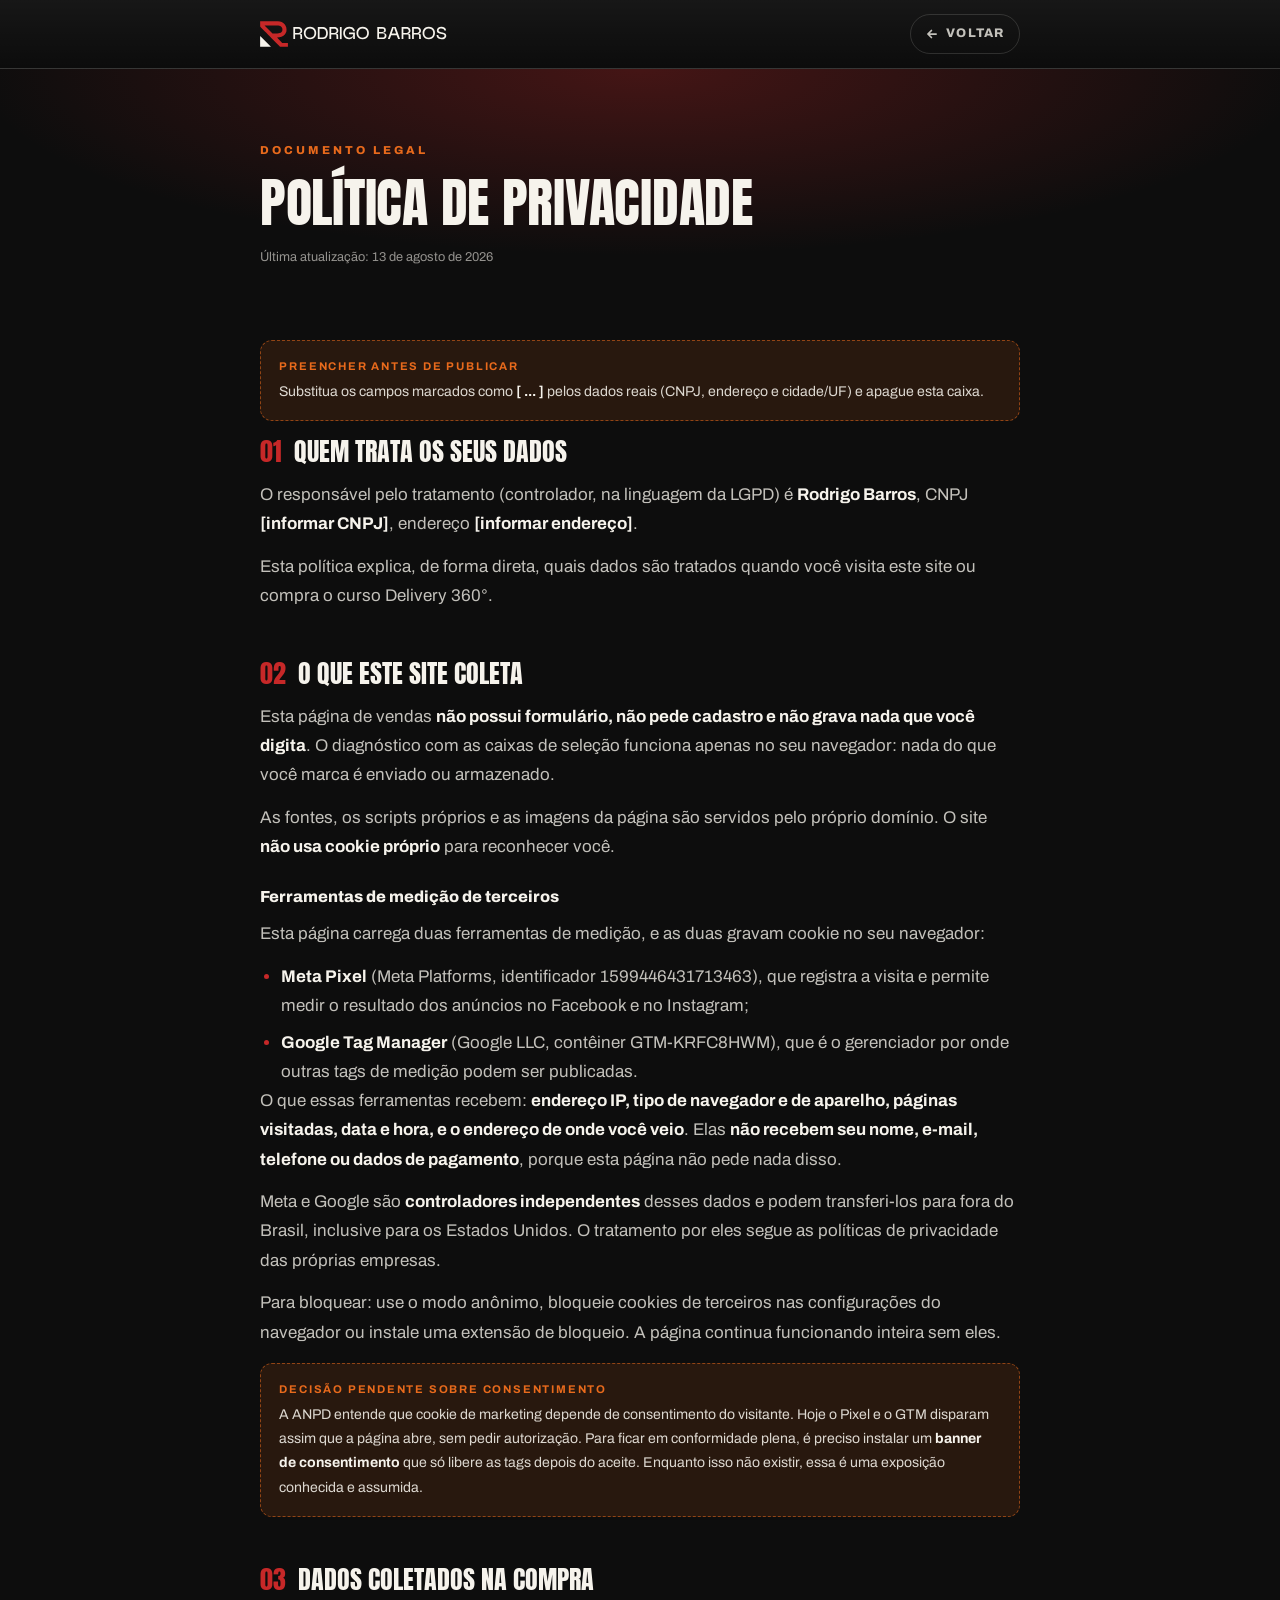
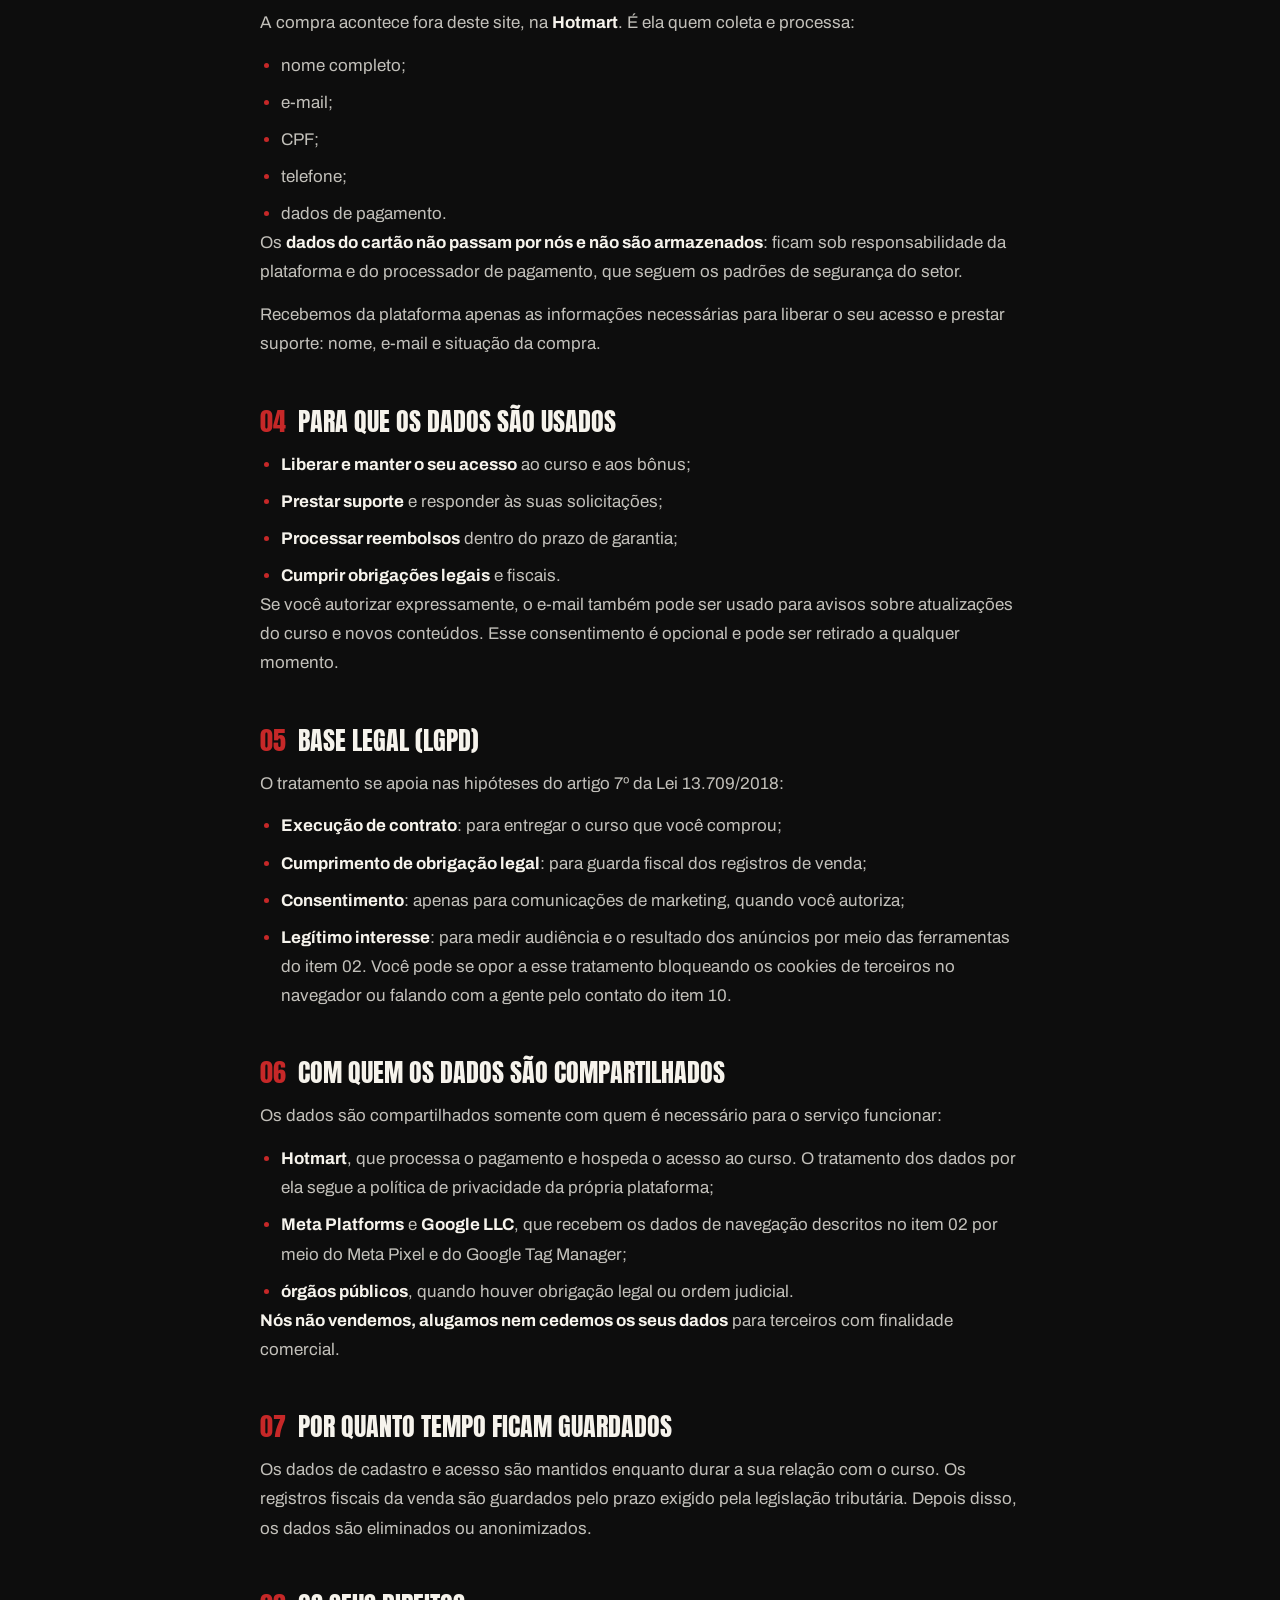
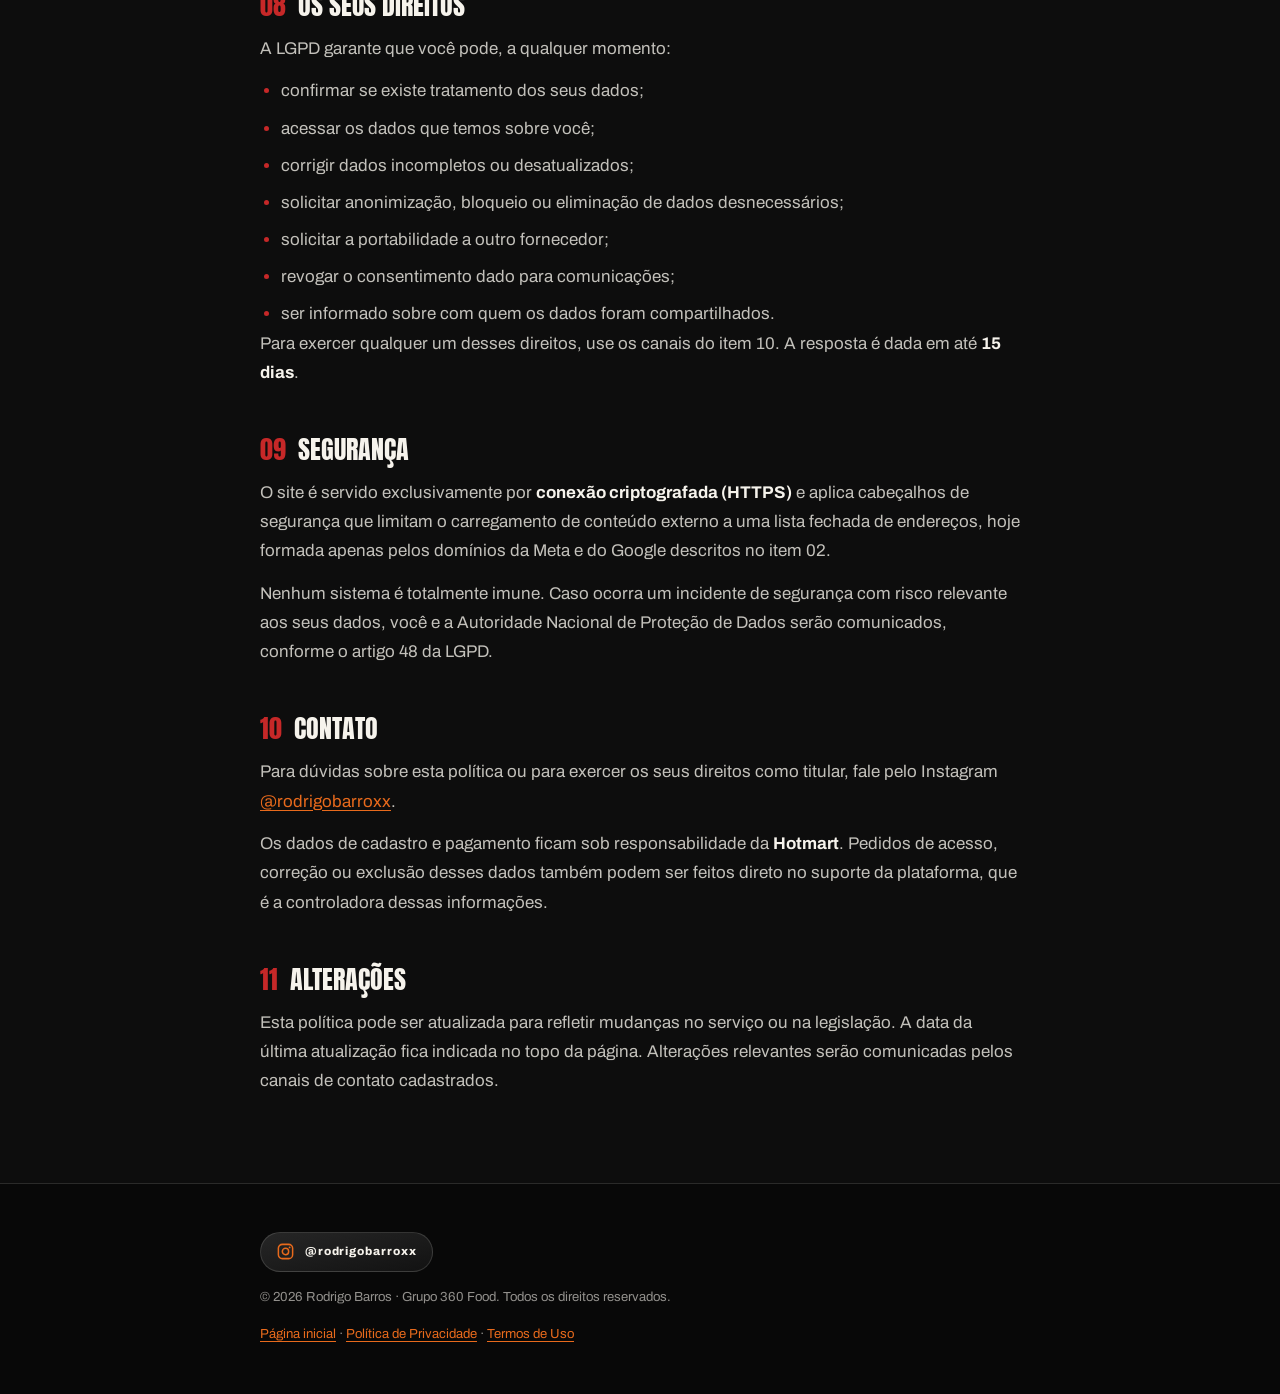
<file: politica-de-privacidade.html>
<!doctype html>
<html lang="pt-BR">
<head>
<meta charset="utf-8">
<meta name="viewport" content="width=device-width,initial-scale=1">
<meta name="color-scheme" content="dark">
<meta name="theme-color" content="#0d0d0d">
<title>Política de Privacidade | Delivery 360°</title>
<meta name="description" content="Como os seus dados são tratados no site e na compra do curso Delivery 360°, conforme a LGPD.">
<meta name="robots" content="index,follow">
<link rel="canonical" href="https://delivery360.com.br/politica-de-privacidade.html">
<meta http-equiv="Content-Security-Policy" content="default-src 'self'; script-src 'none'; style-src 'self'; img-src 'self' data:; font-src 'self'; form-action 'none'; base-uri 'none'; object-src 'none'; frame-src 'none'">
<meta name="referrer" content="strict-origin-when-cross-origin">
<link rel="icon" href="assets/img/favicon.svg" type="image/svg+xml">
<link rel="preload" href="assets/fonts/archivo-latin-var.woff2" as="font" type="font/woff2" crossorigin>
<link rel="stylesheet" href="assets/css/legal.css">
</head>
<body>

<header class="top">
  <div class="wrap top__in">
    <a href="index.html" aria-label="Delivery 360°: voltar para a página inicial">
      <img src="assets/img/logo-horizontal-cream.svg" alt="Rodrigo Barros" width="1263" height="169">
    </a>
    <a class="voltar" href="index.html">
      <svg viewBox="0 0 24 24" fill="none" stroke="currentColor" stroke-width="3" stroke-linecap="round" stroke-linejoin="round" aria-hidden="true"><path d="M19 12H6M11 6l-6 6 6 6"/></svg>
      Voltar
    </a>
  </div>
</header>

<div class="capa">
  <div class="wrap">
    <p class="et">Documento legal</p>
    <h1>Política de Privacidade</h1>
    <p class="atualizado">Última atualização: 13 de agosto de 2026</p>
  </div>
</div>

<main class="doc">
  <div class="wrap">
    <div class="pendente"><b>Preencher antes de publicar</b>
      Substitua os campos marcados como <strong>[ ... ]</strong> pelos dados reais
      (CNPJ, endereço e cidade/UF) e apague esta caixa.</div>

    <section>
      <h2><i>01</i>Quem trata os seus dados</h2>
      <p>O responsável pelo tratamento (controlador, na linguagem da LGPD) é <strong>Rodrigo Barros</strong>, CNPJ <strong>[informar CNPJ]</strong>, endereço <strong>[informar endereço]</strong>.</p>
      <p>Esta política explica, de forma direta, quais dados são tratados quando você visita este site ou compra o curso Delivery 360°.</p>
    </section>

    <section>
      <h2><i>02</i>O que este site coleta</h2>
      <p>Esta página de vendas <strong>não possui formulário, não pede cadastro e não grava nada que você digita</strong>. O diagnóstico com as caixas de seleção funciona apenas no seu navegador: nada do que você marca é enviado ou armazenado.</p>
      <p>As fontes, os scripts próprios e as imagens da página são servidos pelo próprio domínio. O site <strong>não usa cookie próprio</strong> para reconhecer você.</p>

      <h3>Ferramentas de medição de terceiros</h3>
      <p>Esta página carrega duas ferramentas de medição, e as duas gravam cookie no seu navegador:</p>
      <ul>
        <li><strong>Meta Pixel</strong> (Meta Platforms, identificador 1599446431713463), que registra a visita e permite medir o resultado dos anúncios no Facebook e no Instagram;</li>
        <li><strong>Google Tag Manager</strong> (Google LLC, contêiner GTM-KRFC8HWM), que é o gerenciador por onde outras tags de medição podem ser publicadas.</li>
      </ul>
      <p>O que essas ferramentas recebem: <strong>endereço IP, tipo de navegador e de aparelho, páginas visitadas, data e hora, e o endereço de onde você veio</strong>. Elas <strong>não recebem seu nome, e-mail, telefone ou dados de pagamento</strong>, porque esta página não pede nada disso.</p>
      <p>Meta e Google são <strong>controladores independentes</strong> desses dados e podem transferi-los para fora do Brasil, inclusive para os Estados Unidos. O tratamento por eles segue as políticas de privacidade das próprias empresas.</p>
      <p>Para bloquear: use o modo anônimo, bloqueie cookies de terceiros nas configurações do navegador ou instale uma extensão de bloqueio. A página continua funcionando inteira sem eles.</p>

      <div class="pendente"><b>Decisão pendente sobre consentimento</b>
        A ANPD entende que cookie de marketing depende de consentimento do visitante.
        Hoje o Pixel e o GTM disparam assim que a página abre, sem pedir autorização.
        Para ficar em conformidade plena, é preciso instalar um <strong>banner de
        consentimento</strong> que só libere as tags depois do aceite. Enquanto isso
        não existir, essa é uma exposição conhecida e assumida.</div>
    </section>

    <section>
      <h2><i>03</i>Dados coletados na compra</h2>
      <p>A compra acontece fora deste site, na <strong>Hotmart</strong>. É ela quem coleta e processa:</p>
      <ul>
        <li>nome completo;</li>
        <li>e-mail;</li>
        <li>CPF;</li>
        <li>telefone;</li>
        <li>dados de pagamento.</li>
      </ul>
      <p>Os <strong>dados do cartão não passam por nós e não são armazenados</strong>: ficam sob responsabilidade da plataforma e do processador de pagamento, que seguem os padrões de segurança do setor.</p>
      <p>Recebemos da plataforma apenas as informações necessárias para liberar o seu acesso e prestar suporte: nome, e-mail e situação da compra.</p>
    </section>

    <section>
      <h2><i>04</i>Para que os dados são usados</h2>
      <ul>
        <li><strong>Liberar e manter o seu acesso</strong> ao curso e aos bônus;</li>
        <li><strong>Prestar suporte</strong> e responder às suas solicitações;</li>
        <li><strong>Processar reembolsos</strong> dentro do prazo de garantia;</li>
        <li><strong>Cumprir obrigações legais</strong> e fiscais.</li>
      </ul>
      <p>Se você autorizar expressamente, o e-mail também pode ser usado para avisos sobre atualizações do curso e novos conteúdos. Esse consentimento é opcional e pode ser retirado a qualquer momento.</p>
    </section>

    <section>
      <h2><i>05</i>Base legal (LGPD)</h2>
      <p>O tratamento se apoia nas hipóteses do artigo 7º da Lei 13.709/2018:</p>
      <ul>
        <li><strong>Execução de contrato</strong>: para entregar o curso que você comprou;</li>
        <li><strong>Cumprimento de obrigação legal</strong>: para guarda fiscal dos registros de venda;</li>
        <li><strong>Consentimento</strong>: apenas para comunicações de marketing, quando você autoriza;</li>
        <li><strong>Legítimo interesse</strong>: para medir audiência e o resultado dos anúncios por meio das ferramentas do item 02. Você pode se opor a esse tratamento bloqueando os cookies de terceiros no navegador ou falando com a gente pelo contato do item 10.</li>
      </ul>
    </section>

    <section>
      <h2><i>06</i>Com quem os dados são compartilhados</h2>
      <p>Os dados são compartilhados somente com quem é necessário para o serviço funcionar:</p>
      <ul>
        <li><strong>Hotmart</strong>, que processa o pagamento e hospeda o acesso ao curso. O tratamento dos dados por ela segue a política de privacidade da própria plataforma;</li>
        <li><strong>Meta Platforms</strong> e <strong>Google LLC</strong>, que recebem os dados de navegação descritos no item 02 por meio do Meta Pixel e do Google Tag Manager;</li>
        <li><strong>órgãos públicos</strong>, quando houver obrigação legal ou ordem judicial.</li>
      </ul>
      <p><strong>Nós não vendemos, alugamos nem cedemos os seus dados</strong> para terceiros com finalidade comercial.</p>
    </section>

    <section>
      <h2><i>07</i>Por quanto tempo ficam guardados</h2>
      <p>Os dados de cadastro e acesso são mantidos enquanto durar a sua relação com o curso. Os registros fiscais da venda são guardados pelo prazo exigido pela legislação tributária. Depois disso, os dados são eliminados ou anonimizados.</p>
    </section>

    <section>
      <h2><i>08</i>Os seus direitos</h2>
      <p>A LGPD garante que você pode, a qualquer momento:</p>
      <ul>
        <li>confirmar se existe tratamento dos seus dados;</li>
        <li>acessar os dados que temos sobre você;</li>
        <li>corrigir dados incompletos ou desatualizados;</li>
        <li>solicitar anonimização, bloqueio ou eliminação de dados desnecessários;</li>
        <li>solicitar a portabilidade a outro fornecedor;</li>
        <li>revogar o consentimento dado para comunicações;</li>
        <li>ser informado sobre com quem os dados foram compartilhados.</li>
      </ul>
      <p>Para exercer qualquer um desses direitos, use os canais do item 10. A resposta é dada em até <strong>15 dias</strong>.</p>
    </section>

    <section>
      <h2><i>09</i>Segurança</h2>
      <p>O site é servido exclusivamente por <strong>conexão criptografada (HTTPS)</strong> e aplica cabeçalhos de segurança que limitam o carregamento de conteúdo externo a uma lista fechada de endereços, hoje formada apenas pelos domínios da Meta e do Google descritos no item 02.</p>
      <p>Nenhum sistema é totalmente imune. Caso ocorra um incidente de segurança com risco relevante aos seus dados, você e a Autoridade Nacional de Proteção de Dados serão comunicados, conforme o artigo 48 da LGPD.</p>
    </section>

    <section>
      <h2><i>10</i>Contato</h2>
      <p>Para dúvidas sobre esta política ou para exercer os seus direitos como titular, fale pelo Instagram <a href="https://www.instagram.com/rodrigobarroxx/" target="_blank" rel="noopener noreferrer">@rodrigobarroxx</a>.</p>
      <p>Os dados de cadastro e pagamento ficam sob responsabilidade da <strong>Hotmart</strong>. Pedidos de acesso, correção ou exclusão desses dados também podem ser feitos direto no suporte da plataforma, que é a controladora dessas informações.</p>
    </section>

    <section>
      <h2><i>11</i>Alterações</h2>
      <p>Esta política pode ser atualizada para refletir mudanças no serviço ou na legislação. A data da última atualização fica indicada no topo da página. Alterações relevantes serão comunicadas pelos canais de contato cadastrados.</p>
    </section>

  </div>
</main>

<footer class="rodape">
  <div class="wrap linhas">
    <a class="social" href="https://www.instagram.com/rodrigobarroxx/" target="_blank" rel="noopener noreferrer"><svg viewBox="0 0 24 24" fill="none" stroke="currentColor" stroke-width="1.9" stroke-linecap="round" stroke-linejoin="round" aria-hidden="true"><rect x="3" y="3" width="18" height="18" rx="5"/><circle cx="12" cy="12" r="4"/><circle cx="17.2" cy="6.8" r="1.2" fill="currentColor" stroke="none"/></svg><span>@rodrigobarroxx</span></a>
    <p>© 2026 Rodrigo Barros · Grupo 360 Food. Todos os direitos reservados.</p>
    <p><a href="index.html">Página inicial</a> · <a href="politica-de-privacidade.html">Política de Privacidade</a> · <a href="termos-de-uso.html">Termos de Uso</a></p>
  </div>
</footer>

</body>
</html>
</file>
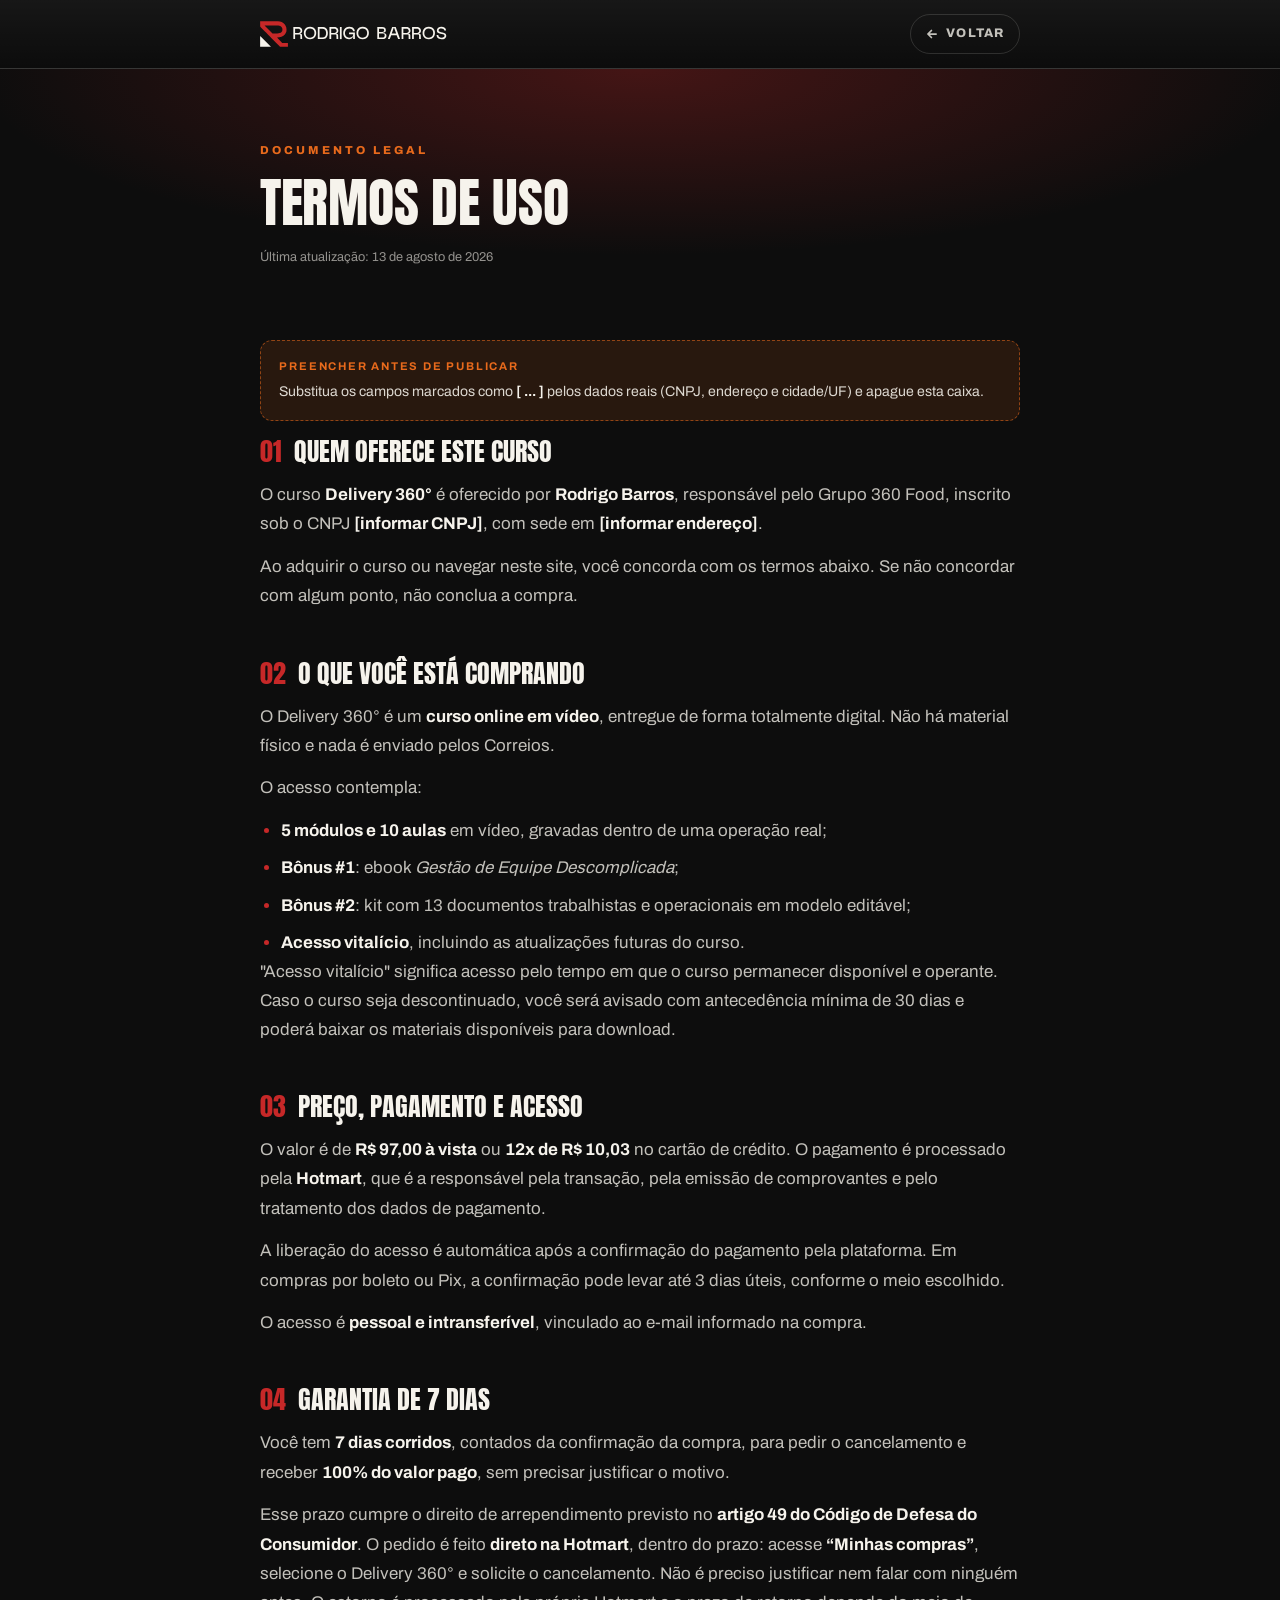
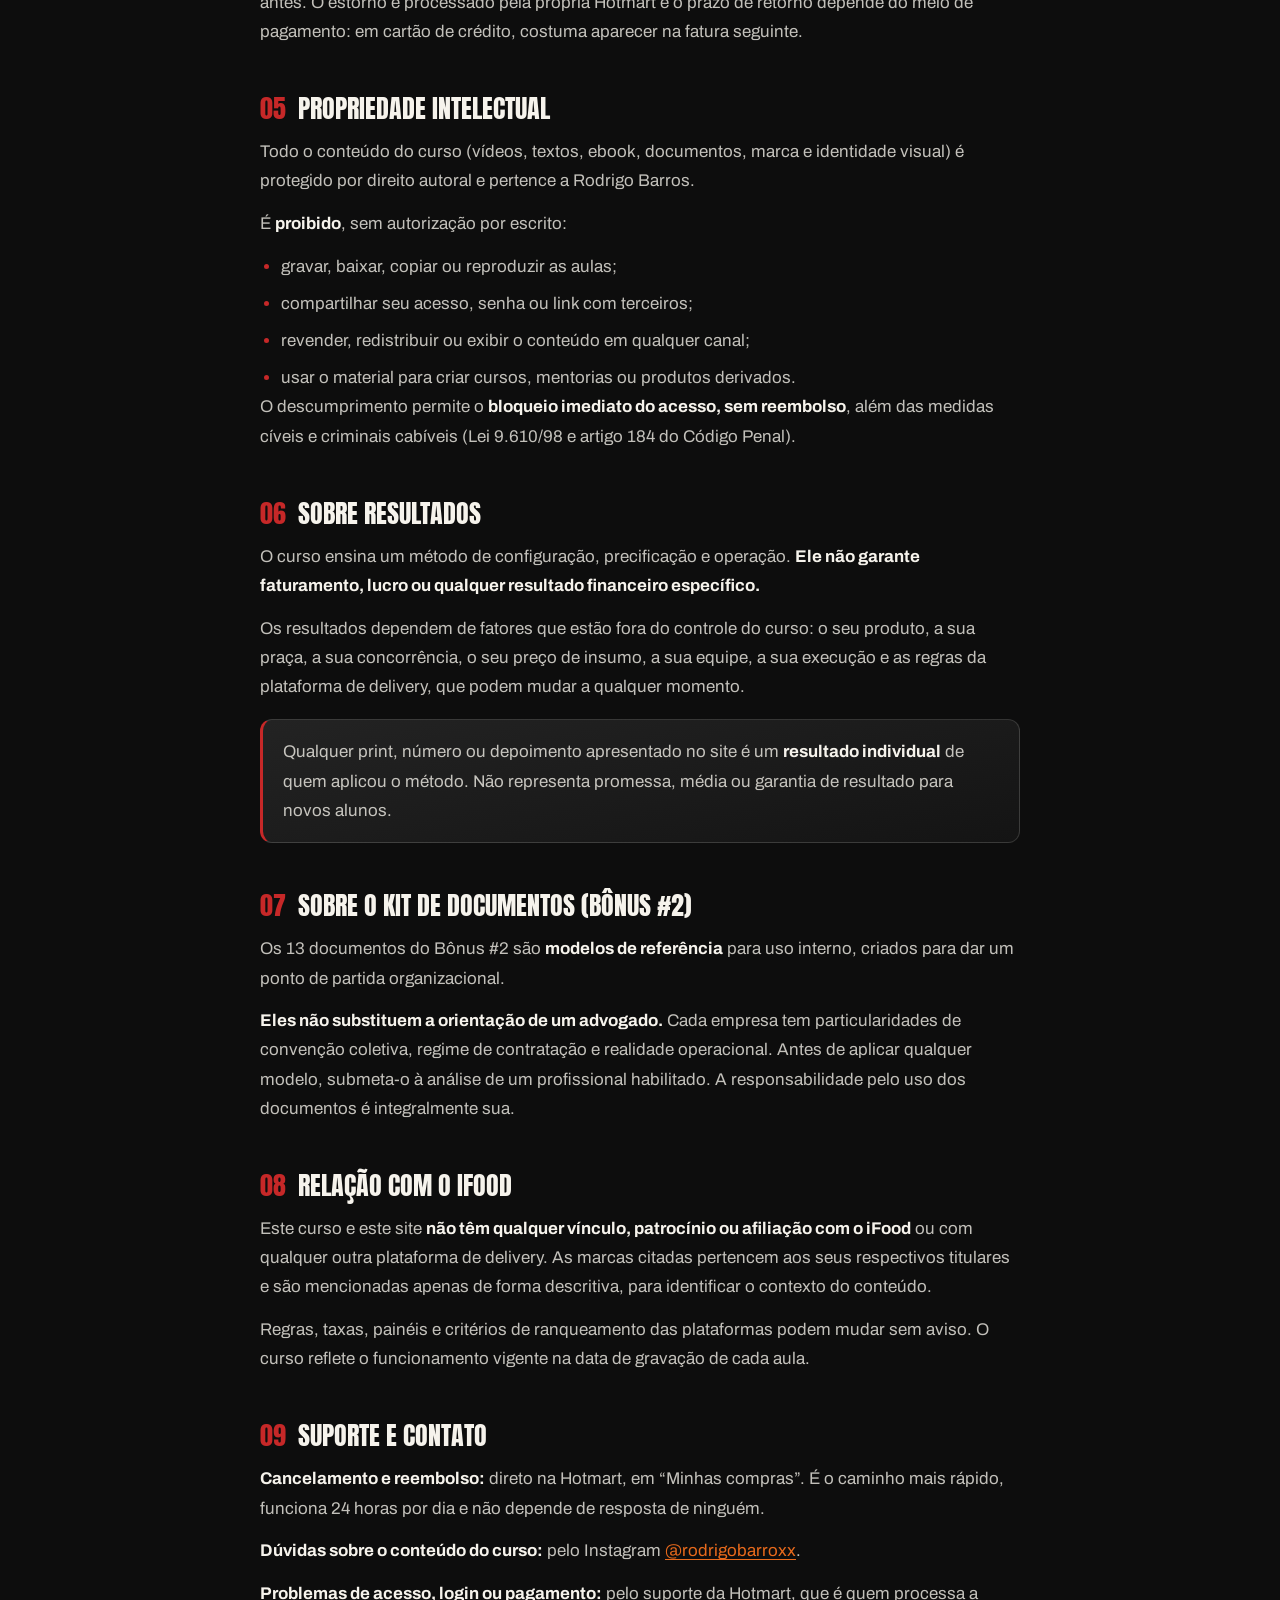
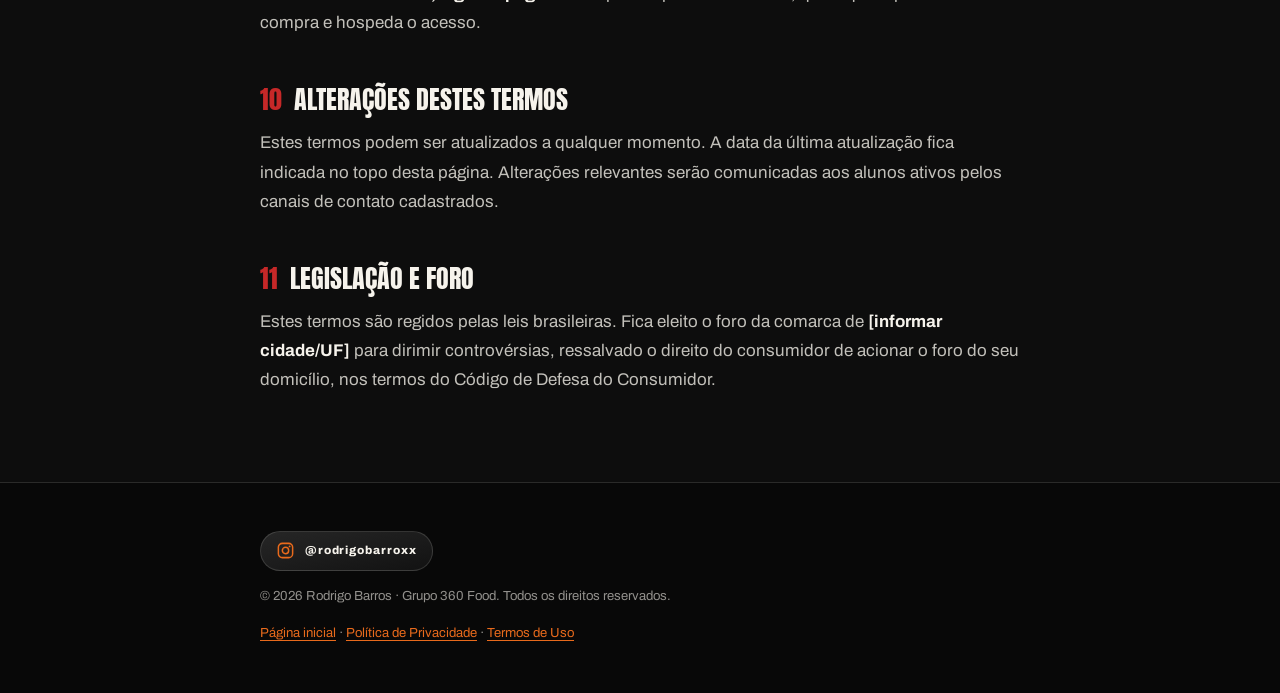
<file: termos-de-uso.html>
<!doctype html>
<html lang="pt-BR">
<head>
<meta charset="utf-8">
<meta name="viewport" content="width=device-width,initial-scale=1">
<meta name="color-scheme" content="dark">
<meta name="theme-color" content="#0d0d0d">
<title>Termos de Uso | Delivery 360°</title>
<meta name="description" content="Termos de uso do curso Delivery 360°: o que você recebe, como funciona o pagamento, a garantia de 7 dias e as regras de uso do conteúdo.">
<meta name="robots" content="index,follow">
<link rel="canonical" href="https://delivery360.com.br/termos-de-uso.html">
<meta http-equiv="Content-Security-Policy" content="default-src 'self'; script-src 'none'; style-src 'self'; img-src 'self' data:; font-src 'self'; form-action 'none'; base-uri 'none'; object-src 'none'; frame-src 'none'">
<meta name="referrer" content="strict-origin-when-cross-origin">
<link rel="icon" href="assets/img/favicon.svg" type="image/svg+xml">
<link rel="preload" href="assets/fonts/archivo-latin-var.woff2" as="font" type="font/woff2" crossorigin>
<link rel="stylesheet" href="assets/css/legal.css">
</head>
<body>

<header class="top">
  <div class="wrap top__in">
    <a href="index.html" aria-label="Delivery 360°: voltar para a página inicial">
      <img src="assets/img/logo-horizontal-cream.svg" alt="Rodrigo Barros" width="1263" height="169">
    </a>
    <a class="voltar" href="index.html">
      <svg viewBox="0 0 24 24" fill="none" stroke="currentColor" stroke-width="3" stroke-linecap="round" stroke-linejoin="round" aria-hidden="true"><path d="M19 12H6M11 6l-6 6 6 6"/></svg>
      Voltar
    </a>
  </div>
</header>

<div class="capa">
  <div class="wrap">
    <p class="et">Documento legal</p>
    <h1>Termos de Uso</h1>
    <p class="atualizado">Última atualização: 13 de agosto de 2026</p>
  </div>
</div>

<main class="doc">
  <div class="wrap">
    <div class="pendente"><b>Preencher antes de publicar</b>
      Substitua os campos marcados como <strong>[ ... ]</strong> pelos dados reais
      (CNPJ, endereço e cidade/UF) e apague esta caixa.</div>

    <section>
      <h2><i>01</i>Quem oferece este curso</h2>
      <p>O curso <strong>Delivery 360°</strong> é oferecido por <strong>Rodrigo Barros</strong>, responsável pelo Grupo 360 Food, inscrito sob o CNPJ <strong>[informar CNPJ]</strong>, com sede em <strong>[informar endereço]</strong>.</p>
      <p>Ao adquirir o curso ou navegar neste site, você concorda com os termos abaixo. Se não concordar com algum ponto, não conclua a compra.</p>
    </section>

    <section>
      <h2><i>02</i>O que você está comprando</h2>
      <p>O Delivery 360° é um <strong>curso online em vídeo</strong>, entregue de forma totalmente digital. Não há material físico e nada é enviado pelos Correios.</p>
      <p>O acesso contempla:</p>
      <ul>
        <li><strong>5 módulos e 10 aulas</strong> em vídeo, gravadas dentro de uma operação real;</li>
        <li><strong>Bônus #1</strong>: ebook <em>Gestão de Equipe Descomplicada</em>;</li>
        <li><strong>Bônus #2</strong>: kit com 13 documentos trabalhistas e operacionais em modelo editável;</li>
        <li><strong>Acesso vitalício</strong>, incluindo as atualizações futuras do curso.</li>
      </ul>
      <p>"Acesso vitalício" significa acesso pelo tempo em que o curso permanecer disponível e operante. Caso o curso seja descontinuado, você será avisado com antecedência mínima de 30 dias e poderá baixar os materiais disponíveis para download.</p>
    </section>

    <section>
      <h2><i>03</i>Preço, pagamento e acesso</h2>
      <p>O valor é de <strong>R$ 97,00 à vista</strong> ou <strong>12x de R$ 10,03</strong> no cartão de crédito. O pagamento é processado pela <strong>Hotmart</strong>, que é a responsável pela transação, pela emissão de comprovantes e pelo tratamento dos dados de pagamento.</p>
      <p>A liberação do acesso é automática após a confirmação do pagamento pela plataforma. Em compras por boleto ou Pix, a confirmação pode levar até 3 dias úteis, conforme o meio escolhido.</p>
      <p>O acesso é <strong>pessoal e intransferível</strong>, vinculado ao e-mail informado na compra.</p>
    </section>

    <section>
      <h2><i>04</i>Garantia de 7 dias</h2>
      <p>Você tem <strong>7 dias corridos</strong>, contados da confirmação da compra, para pedir o cancelamento e receber <strong>100% do valor pago</strong>, sem precisar justificar o motivo.</p>
      <p>Esse prazo cumpre o direito de arrependimento previsto no <strong>artigo 49 do Código de Defesa do Consumidor</strong>. O pedido é feito <strong>direto na Hotmart</strong>, dentro do prazo: acesse <strong>“Minhas compras”</strong>, selecione o Delivery 360° e solicite o cancelamento. Não é preciso justificar nem falar com ninguém antes. O estorno é processado pela própria Hotmart e o prazo de retorno depende do meio de pagamento: em cartão de crédito, costuma aparecer na fatura seguinte.</p>
    </section>

    <section>
      <h2><i>05</i>Propriedade intelectual</h2>
      <p>Todo o conteúdo do curso (vídeos, textos, ebook, documentos, marca e identidade visual) é protegido por direito autoral e pertence a Rodrigo Barros.</p>
      <p>É <strong>proibido</strong>, sem autorização por escrito:</p>
      <ul>
        <li>gravar, baixar, copiar ou reproduzir as aulas;</li>
        <li>compartilhar seu acesso, senha ou link com terceiros;</li>
        <li>revender, redistribuir ou exibir o conteúdo em qualquer canal;</li>
        <li>usar o material para criar cursos, mentorias ou produtos derivados.</li>
      </ul>
      <p>O descumprimento permite o <strong>bloqueio imediato do acesso, sem reembolso</strong>, além das medidas cíveis e criminais cabíveis (Lei 9.610/98 e artigo 184 do Código Penal).</p>
    </section>

    <section>
      <h2><i>06</i>Sobre resultados</h2>
      <p>O curso ensina um método de configuração, precificação e operação. <strong>Ele não garante faturamento, lucro ou qualquer resultado financeiro específico.</strong></p>
      <p>Os resultados dependem de fatores que estão fora do controle do curso: o seu produto, a sua praça, a sua concorrência, o seu preço de insumo, a sua equipe, a sua execução e as regras da plataforma de delivery, que podem mudar a qualquer momento.</p>
      <div class="destaque">
        <p>Qualquer print, número ou depoimento apresentado no site é um <strong>resultado individual</strong> de quem aplicou o método. Não representa promessa, média ou garantia de resultado para novos alunos.</p>
      </div>
    </section>

    <section>
      <h2><i>07</i>Sobre o kit de documentos (Bônus #2)</h2>
      <p>Os 13 documentos do Bônus #2 são <strong>modelos de referência</strong> para uso interno, criados para dar um ponto de partida organizacional.</p>
      <p><strong>Eles não substituem a orientação de um advogado.</strong> Cada empresa tem particularidades de convenção coletiva, regime de contratação e realidade operacional. Antes de aplicar qualquer modelo, submeta-o à análise de um profissional habilitado. A responsabilidade pelo uso dos documentos é integralmente sua.</p>
    </section>

    <section>
      <h2><i>08</i>Relação com o iFood</h2>
      <p>Este curso e este site <strong>não têm qualquer vínculo, patrocínio ou afiliação com o iFood</strong> ou com qualquer outra plataforma de delivery. As marcas citadas pertencem aos seus respectivos titulares e são mencionadas apenas de forma descritiva, para identificar o contexto do conteúdo.</p>
      <p>Regras, taxas, painéis e critérios de ranqueamento das plataformas podem mudar sem aviso. O curso reflete o funcionamento vigente na data de gravação de cada aula.</p>
    </section>

    <section>
      <h2><i>09</i>Suporte e contato</h2>
      <p><strong>Cancelamento e reembolso:</strong> direto na Hotmart, em “Minhas compras”. É o caminho mais rápido, funciona 24 horas por dia e não depende de resposta de ninguém.</p>
      <p><strong>Dúvidas sobre o conteúdo do curso:</strong> pelo Instagram <a href="https://www.instagram.com/rodrigobarroxx/" target="_blank" rel="noopener noreferrer">@rodrigobarroxx</a>.</p>
      <p><strong>Problemas de acesso, login ou pagamento:</strong> pelo suporte da Hotmart, que é quem processa a compra e hospeda o acesso.</p>
    </section>

    <section>
      <h2><i>10</i>Alterações destes termos</h2>
      <p>Estes termos podem ser atualizados a qualquer momento. A data da última atualização fica indicada no topo desta página. Alterações relevantes serão comunicadas aos alunos ativos pelos canais de contato cadastrados.</p>
    </section>

    <section>
      <h2><i>11</i>Legislação e foro</h2>
      <p>Estes termos são regidos pelas leis brasileiras. Fica eleito o foro da comarca de <strong>[informar cidade/UF]</strong> para dirimir controvérsias, ressalvado o direito do consumidor de acionar o foro do seu domicílio, nos termos do Código de Defesa do Consumidor.</p>
    </section>

  </div>
</main>

<footer class="rodape">
  <div class="wrap linhas">
    <a class="social" href="https://www.instagram.com/rodrigobarroxx/" target="_blank" rel="noopener noreferrer"><svg viewBox="0 0 24 24" fill="none" stroke="currentColor" stroke-width="1.9" stroke-linecap="round" stroke-linejoin="round" aria-hidden="true"><rect x="3" y="3" width="18" height="18" rx="5"/><circle cx="12" cy="12" r="4"/><circle cx="17.2" cy="6.8" r="1.2" fill="currentColor" stroke="none"/></svg><span>@rodrigobarroxx</span></a>
    <p>© 2026 Rodrigo Barros · Grupo 360 Food. Todos os direitos reservados.</p>
    <p><a href="index.html">Página inicial</a> · <a href="politica-de-privacidade.html">Política de Privacidade</a> · <a href="termos-de-uso.html">Termos de Uso</a></p>
  </div>
</footer>

</body>
</html>
</file>
<file: assets/css/legal.css>
/* =============================================================================
   Páginas legais — Delivery 360°
   Mesmos tokens da página de vendas, num layout de leitura longa.
   CSS externo aqui (e não inline) porque duas páginas compartilham o arquivo.
   ============================================================================= */
@font-face{
  font-family:'Anton';font-style:normal;font-weight:400;font-display:swap;
  src:url('../fonts/anton-latin-400.woff2') format('woff2');
}
@font-face{
  font-family:'Archivo';font-style:normal;font-weight:100 900;font-display:swap;
  src:url('../fonts/archivo-latin-var.woff2') format('woff2-variations');
}

:root{
  --red:#c62828;--cream:#f6f3ec;--ink:#1c1c1c;--orange:#e86a1c;
  --red-neon:#ff2f2f;--ink-900:#0d0d0d;--ink-800:#141414;--ink-700:#1c1c1c;
  --line:color-mix(in srgb,var(--cream) 14%,transparent);
  --fg:var(--cream);
  --fg-soft:color-mix(in srgb,var(--cream) 78%,transparent);
  --fg-mute:color-mix(in srgb,var(--cream) 58%,transparent);
  --wrap:min(760px,100% - clamp(1.25rem,6vw,3rem));
  --ease:cubic-bezier(.22,.61,.36,1);
}

*,*::before,*::after{box-sizing:border-box}
*{margin:0}
html{-webkit-text-size-adjust:100%;scroll-behavior:smooth;
  scrollbar-color:var(--red) var(--ink-900);scrollbar-width:thin}
body{
  font-family:'Archivo',system-ui,-apple-system,'Segoe UI',Roboto,sans-serif;
  font-size:clamp(1rem,.96rem + .2vw,1.06rem);line-height:1.72;
  color:var(--fg);background:var(--ink-900);
  -webkit-font-smoothing:antialiased;
}
img,svg{display:block;max-width:100%}
a{color:var(--orange);text-underline-offset:3px}
a:hover{color:var(--cream)}
:focus-visible{outline:3px solid var(--orange);outline-offset:3px;border-radius:4px}
::selection{background:var(--red);color:var(--cream)}

.wrap{width:var(--wrap);margin-inline:auto}

/* ---------- Cabeçalho ---------- */
.top{position:sticky;top:0;z-index:10;padding-block:.9rem;
  background:linear-gradient(180deg,rgb(255 255 255/.045),transparent),
             color-mix(in srgb,var(--ink-900) 88%,transparent);
  backdrop-filter:blur(14px) saturate(140%);border-bottom:1px solid var(--line)}
.top__in{display:flex;align-items:center;justify-content:space-between;gap:1rem}
.top img{height:clamp(20px,3vw,26px);width:auto}
.top a.voltar{display:inline-flex;align-items:center;gap:.45rem;text-decoration:none;
  font-size:.78rem;font-weight:800;letter-spacing:.1em;text-transform:uppercase;
  color:var(--fg-soft);padding:.5rem .9rem;border-radius:999px;border:1px solid var(--line)}
.top a.voltar:hover{color:var(--cream);border-color:color-mix(in srgb,var(--red-neon) 50%,transparent)}
.top a.voltar svg{width:14px;height:14px}

/* ---------- Capa da página ---------- */
.capa{padding-block:clamp(2.5rem,7vw,4.5rem) clamp(1.5rem,4vw,2.5rem);
  background:radial-gradient(80% 120% at 50% 0%,color-mix(in srgb,var(--red) 30%,transparent),transparent 65%)}
.capa p.et{font-size:.72rem;font-weight:800;letter-spacing:.26em;text-transform:uppercase;
  color:var(--orange);margin-bottom:.9rem}
.capa h1{font-family:'Anton',Impact,sans-serif;font-weight:400;text-transform:uppercase;
  font-size:clamp(2rem,1.3rem + 3vw,3.4rem);line-height:1;letter-spacing:-.005em;
  text-wrap:balance}
.capa .atualizado{margin-top:1rem;font-size:.8rem;color:var(--fg-mute)}

/* ---------- Corpo ---------- */
.doc{padding-block:clamp(.5rem,1.5vw,1rem) clamp(3rem,8vw,5.5rem)}
.doc section+section{margin-top:clamp(2rem,4.5vw,3rem)}
.doc h2{font-family:'Anton',sans-serif;font-weight:400;text-transform:uppercase;
  font-size:clamp(1.15rem,1rem + .9vw,1.6rem);line-height:1.15;color:var(--cream);
  margin-bottom:.85rem;display:flex;gap:.75rem;align-items:baseline}
.doc h2 i{font-style:normal;color:var(--red);flex:none}
.doc h3{font-size:1rem;font-weight:800;color:var(--cream);margin:1.4rem 0 .5rem}
.doc p{color:var(--fg-soft)}
.doc p+p{margin-top:.85rem}
.doc ul,.doc ol{margin:.85rem 0 0;padding-left:1.3rem;display:grid;gap:.5rem;color:var(--fg-soft)}
.doc li::marker{color:var(--red)}
.doc strong{color:var(--cream)}

/* Caixa de pendência: o cliente remove depois de preencher */
.pendente{margin:1rem 0;padding:1rem 1.15rem;border-radius:12px;
  background:color-mix(in srgb,var(--orange) 12%,transparent);
  border:1px dashed color-mix(in srgb,var(--orange) 55%,transparent);
  font-size:.88rem;color:color-mix(in srgb,var(--cream) 88%,transparent)}
.pendente b{color:var(--orange);display:block;margin-bottom:.25rem;
  font-size:.7rem;letter-spacing:.16em;text-transform:uppercase}

.destaque{margin-top:1.1rem;padding:1.1rem 1.25rem;border-radius:12px;
  background:linear-gradient(168deg,#232323,var(--ink-800));
  border:1px solid var(--line);border-left:3px solid var(--red)}

/* ---------- Rodapé ---------- */
.rodape{border-top:1px solid var(--line);background:#080808;
  padding-block:clamp(2rem,5vw,3rem);font-size:.82rem;color:var(--fg-mute)}
.rodape .linhas{display:grid;gap:.9rem}
.social{display:inline-flex;align-items:center;gap:.6rem;text-decoration:none;
  padding:.55rem .95rem;border-radius:999px;width:max-content;
  font-size:.72rem;font-weight:800;letter-spacing:.08em;color:var(--cream);
  background:linear-gradient(168deg,#262626,#121212);border:1px solid var(--line);
  transition:border-color .25s var(--ease),transform .25s var(--ease)}
.social svg{width:19px;height:19px;color:var(--orange)}
.social:hover{transform:translateY(-2px);color:var(--cream);
  border-color:color-mix(in srgb,var(--red-neon) 55%,transparent)}

@media (prefers-reduced-motion:reduce){
  html{scroll-behavior:auto}
  *{transition-duration:.001ms;animation-duration:.001ms}
}
</file>
